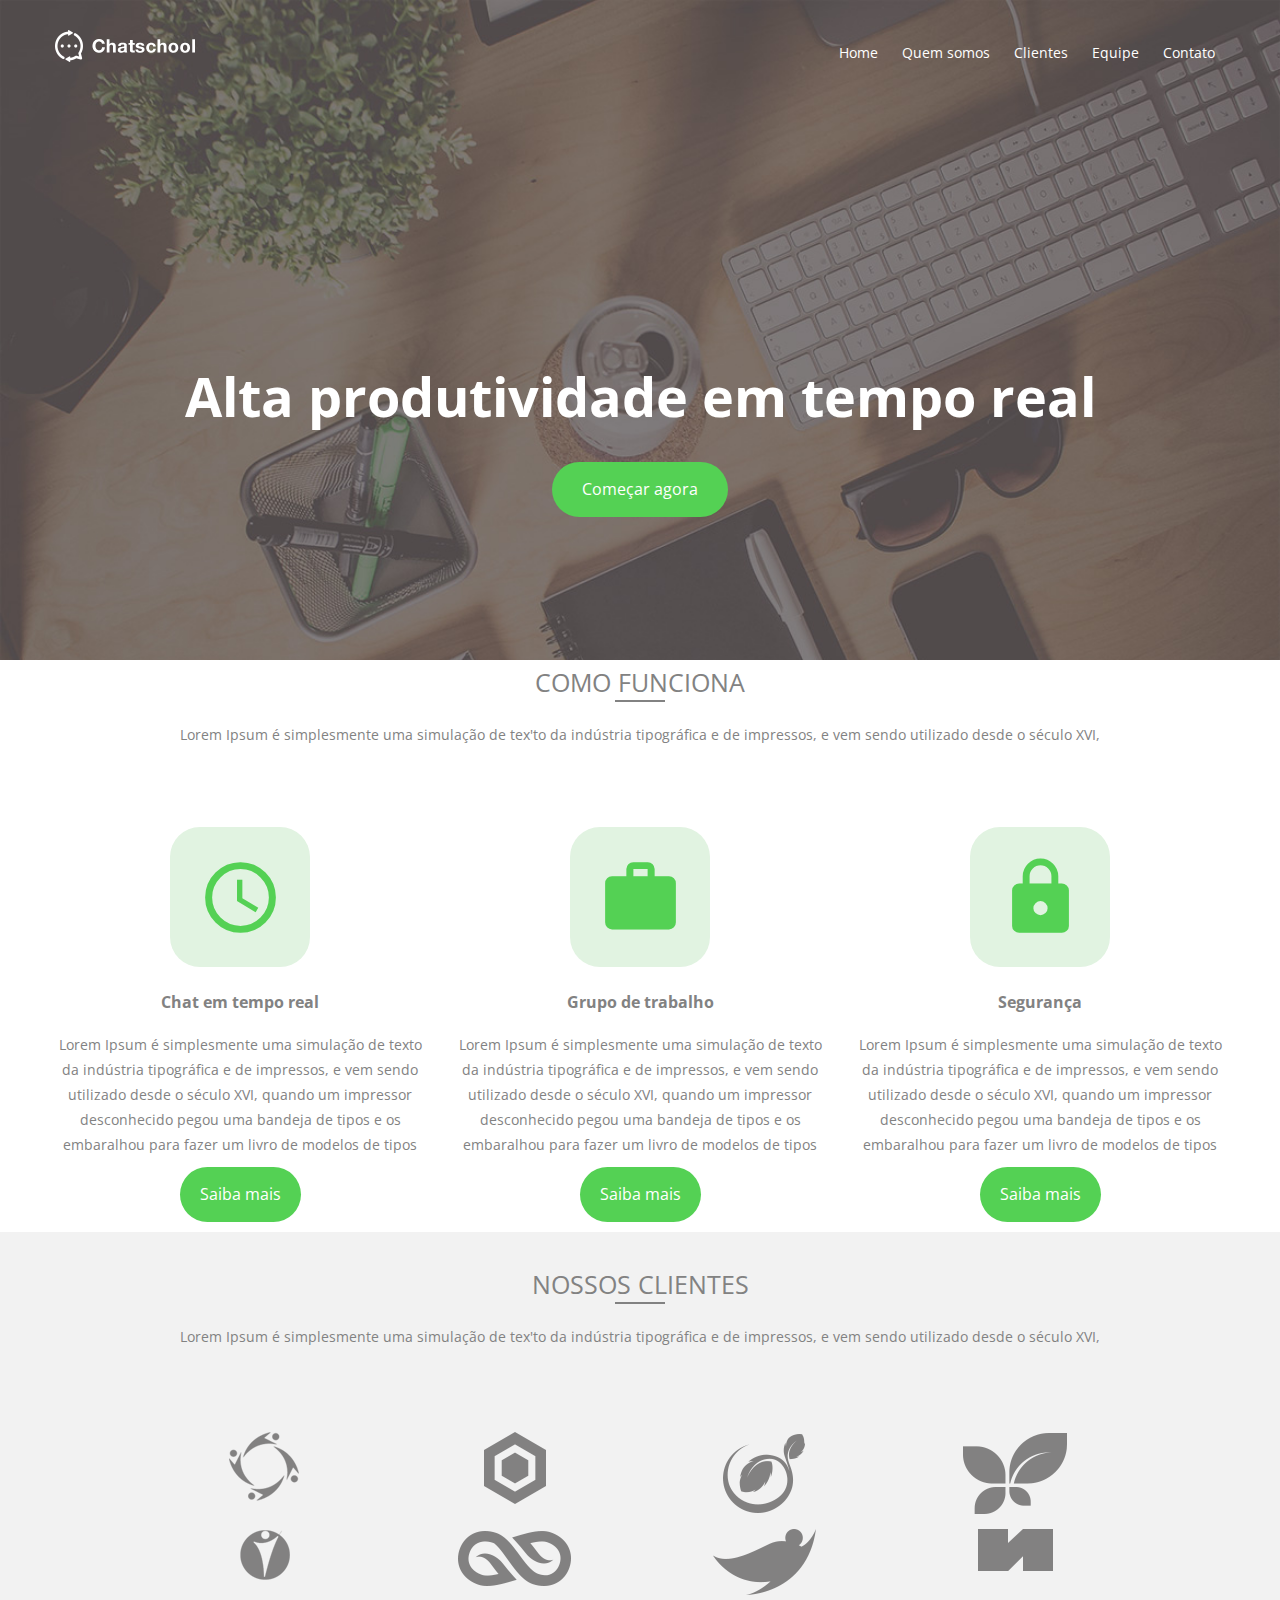
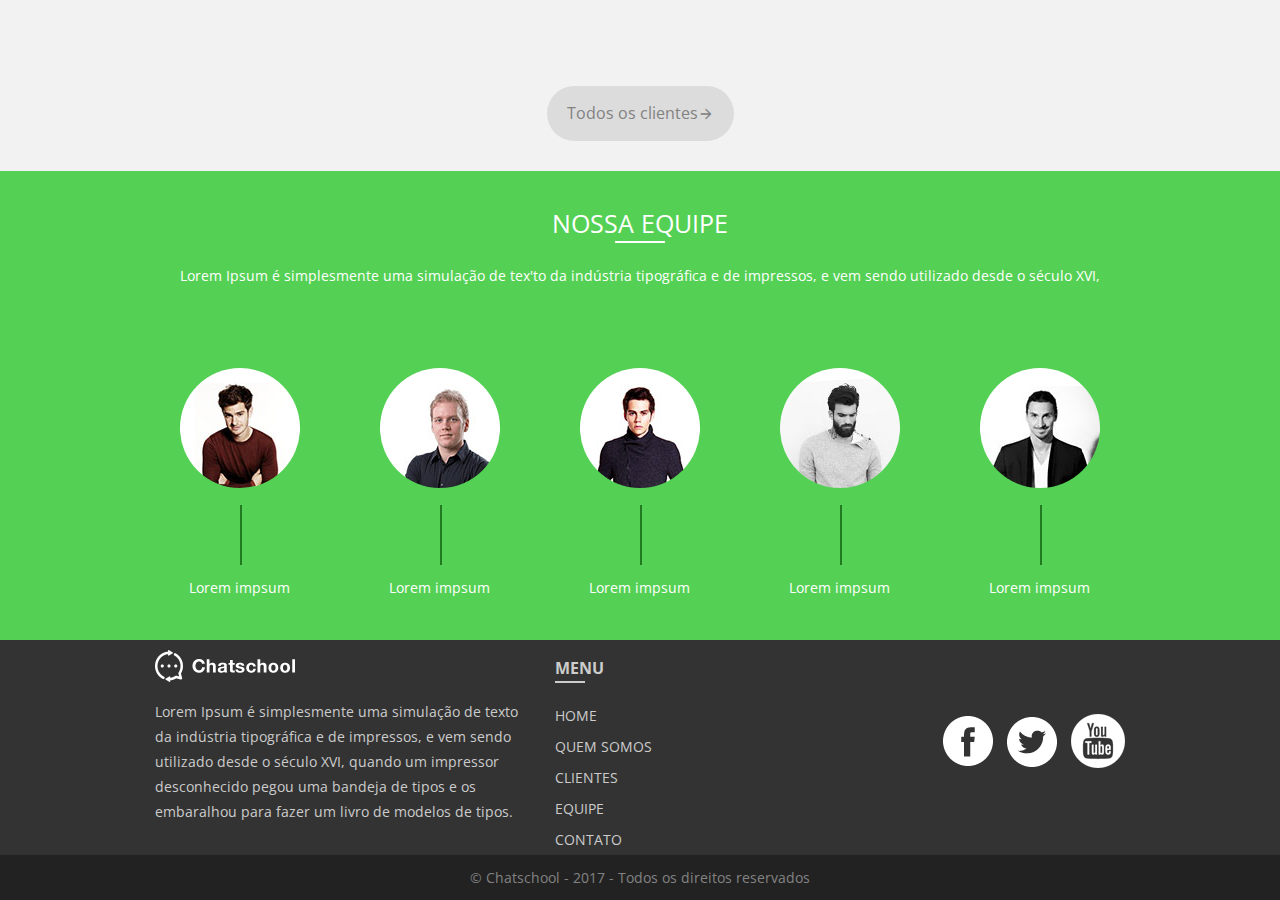
<file: index.html>
<!doctype html>
<html lang="en">
<link>
    <meta charset="UTF-8">
<meta http-equiv="X-UA-Compatible" content="IE=edge">
<meta name="viewport" content="width=device-width, initial-scale-1">
    <meta http-equiv="X-UA-Compatible" content="ie=edge">
    <title>Chat school</title>
    <link href="https://fonts.googleapis.com/css?family=Open+Sans" rel="stylesheet">
<link href="https://fonts.googleapis.com/icon?family=Material+Icons" rel="stylesheet">
    <link href="css/pages/home.min.css" rel="stylesheet">
</head>
<body>
<header id="header" class="page-home">
    <div class="container">
        <div class="row">
            <div class="col col-desktop-3 col-6">
                <a href="index.html">
                    <img src="images/logo.png" alt="Logo da Chatschool">
                </a>
            </div>
            <div class="col col-desktop-9 col-6">
                <nav>
                    <ul>
                        <li><a href="/">Home</a></li>
                        <li><a href="quem-somos.html">Quem somos</a></li>
                        <li><a href="clientes.html">Clientes</a></li>
                        <li><a href="equipe.html">Equipe</a></li>
                        <li><a href="contato.html">Contato</a></li>
                    </ul>
                </nav>
            </div>
        </div>
        <div class="row">
            <div class="col col-desktop-12 title">
                <h1>Alta produtividade em tempo real</h1>
                <a href="produto.html" class="btn">Começar agora</a>
            </div>
        </div>
    </div>
</header>
<main>
    <section id="how-it-work" class="section-center">
        <h2>Como funciona</h2>
        <p class="subtitle">Lorem Ipsum é simplesmente uma simulação de tex'to da indústria tipográfica e de impressos, e vem sendo utilizado desde o século XVI, </p>
   <div class="container">
       <div class="row">
           <div class="col col-desktop-4">
               <div class="icon-container">
                   <i class="material-icons">schedule</i>               </div>
               <h3>Chat em tempo real</h3>
               <p>Lorem Ipsum é simplesmente uma simulação de texto da indústria tipográfica e de impressos, e vem sendo utilizado desde o século XVI, quando um impressor desconhecido pegou uma bandeja de tipos e os embaralhou para fazer um livro de modelos de tipos</p>
           </p>
          <p><a href="" class="btn">Saiba mais</a></p>
           </div>
           <div class="col col-desktop-4">
               <div class="icon-container">
<i class="material-icons">work</i>
               </div>
               <h3>Grupo de trabalho</h3>
               <p>Lorem Ipsum é simplesmente uma simulação de texto da indústria tipográfica e de impressos, e vem sendo utilizado desde o século XVI, quando um impressor desconhecido pegou uma bandeja de tipos e os embaralhou para fazer um livro de modelos de tipos</p>
          <p><a href="" class="btn">Saiba mais</a></p>
           </div>
           <div class="col col-desktop-4">
               <div class="icon-container">
                   <i class="material-icons">https</i>               </div>
               <h3>Segurança</h3>
               <p>Lorem Ipsum é simplesmente uma simulação de texto da indústria tipográfica e de impressos, e vem sendo utilizado desde o século XVI, quando um impressor desconhecido pegou uma bandeja de tipos e os embaralhou para fazer um livro de modelos de tipos</p>
          <p><a href="" class="btn">Saiba mais</a></p>
           </div>
       </div>
   </div>
    </section>
    <section id="customers" class="section section-center">
        <h2>Nossos clientes</h2>
    <p class="subtitle">Lorem Ipsum é simplesmente uma simulação de tex'to da indústria tipográfica e de impressos, e vem sendo utilizado desde o século XVI, </p>
    <div class="container">
        <div class="row">
            <div class="col col-desktop-3"><img src="images/clientes/icon1.png" alt=""></div>
            <div class="col col-desktop-3"><img src="images/clientes/icon2.png" alt=""></div>
            <div class="col col-desktop-3"><img src="images/clientes/icon3.png" alt=""></div>
            <div class="col col-desktop-3"><img src="images/clientes/icon4.png" alt=""></div>
        </div>
        <div class="row">
            <div class="col col-desktop-3"><img src="images/clientes/icon5.png" alt=""></div>
            <div class="col col-desktop-3"><img src="images/clientes/icon6.png" alt=""></div>
            <div class="col col-desktop-3"><img src="images/clientes/icon7.png" alt=""></div>
            <div class="col col-desktop-3"><img src="images/clientes/icon8.png" alt=""></div>
        </div>
        <div class="row">
            <div class="col col-desktop-12">
                <a href="" Class="btn">Todos os clientes<i class="material-icons">arrow_forward</i></a>
            </div>
        </div>
    </div>
    </section>
    <section id="team" class="section section-center">
        <h2>Nossa equipe</h2>
        <p class="subtitle">Lorem Ipsum é simplesmente uma simulação de tex'to da indústria tipográfica e de impressos, e vem sendo utilizado desde o século XVI, </p>
    <div class="container">
        <div class="row">
            <div class="col col-offset-desktop-1 col-desktop-2">
                <div class="img-box-round"><img src="images/team/team1.jpg" alt=""></div>
                <p class="img-box-label">Lorem impsum</p>
            </div>
            <div class="col col-desktop-2">
                <div class="img-box-round"><img src="images/team/team2.jpg" alt=""></div>
                <p class="img-box-label">Lorem impsum</p>
            </div>
            <div class="col col-desktop-2">
                <div class="img-box-round"><img src="images/team/team3.jpg" alt=""></div>
                <p class="img-box-label">Lorem impsum</p>
            </div>
            <div class="col col-desktop-2">
                <div class="img-box-round"><img src="images/team/team4.jpg" alt=""></div>
                <p class="img-box-label">Lorem impsum</p>
            </div>
            <div class="col col-desktop-2">
                <div class="img-box-round"><img src="images/team/team5.jpg" alt=""></div>
                <p class="img-box-label">Lorem impsum</p>
            </div>
        </div>
    </div>
    </section>
</main>
<footer id="footer">
    <div class="container">
        <div class="row">
            <div class="col col-offset-desktop-1 col-desktop-4">
    <p><a href=""><img src="images/logo.png" alt="Logo da chat school"></a></p>
                <p>Lorem Ipsum é simplesmente uma simulação de texto da indústria tipográfica e de impressos, e vem sendo utilizado desde o século XVI, quando um impressor desconhecido pegou uma bandeja de tipos e os embaralhou para fazer um livro de modelos de tipos.</p>
            </div>
            <div class="col col-desktop-3 col-2">
                <h3>Menu</h3>
                <nav>
                    <ul>
                        <li><a href="" class="active">Home</a></li>
                        <li><a href="quem-somos.html" >Quem somos</a></li>
                        <li><a href="clientes.html">Clientes</a></li>
                        <li><a href="equipe.html">Equipe</a></li>
                        <li><a href="contato">Contato</a></li>
                    </ul>
                        </nav>
            </div>
            <div class="col col-desktop-3 social col-4">
                <a href=""><img src="images/social-facebook.png" alt=""></a>
                <a href=""><img src="images/social-twitter.png" alt=""></a>
                <a href=""><img src="images/social-youtube.png" alt=""></a>
            </div>
        </div>
    </div>
</footer>
<div id="copyright">
    &copy; Chatschool - 2017 - Todos os direitos reservados
</div>
</body>
</html>
</file>
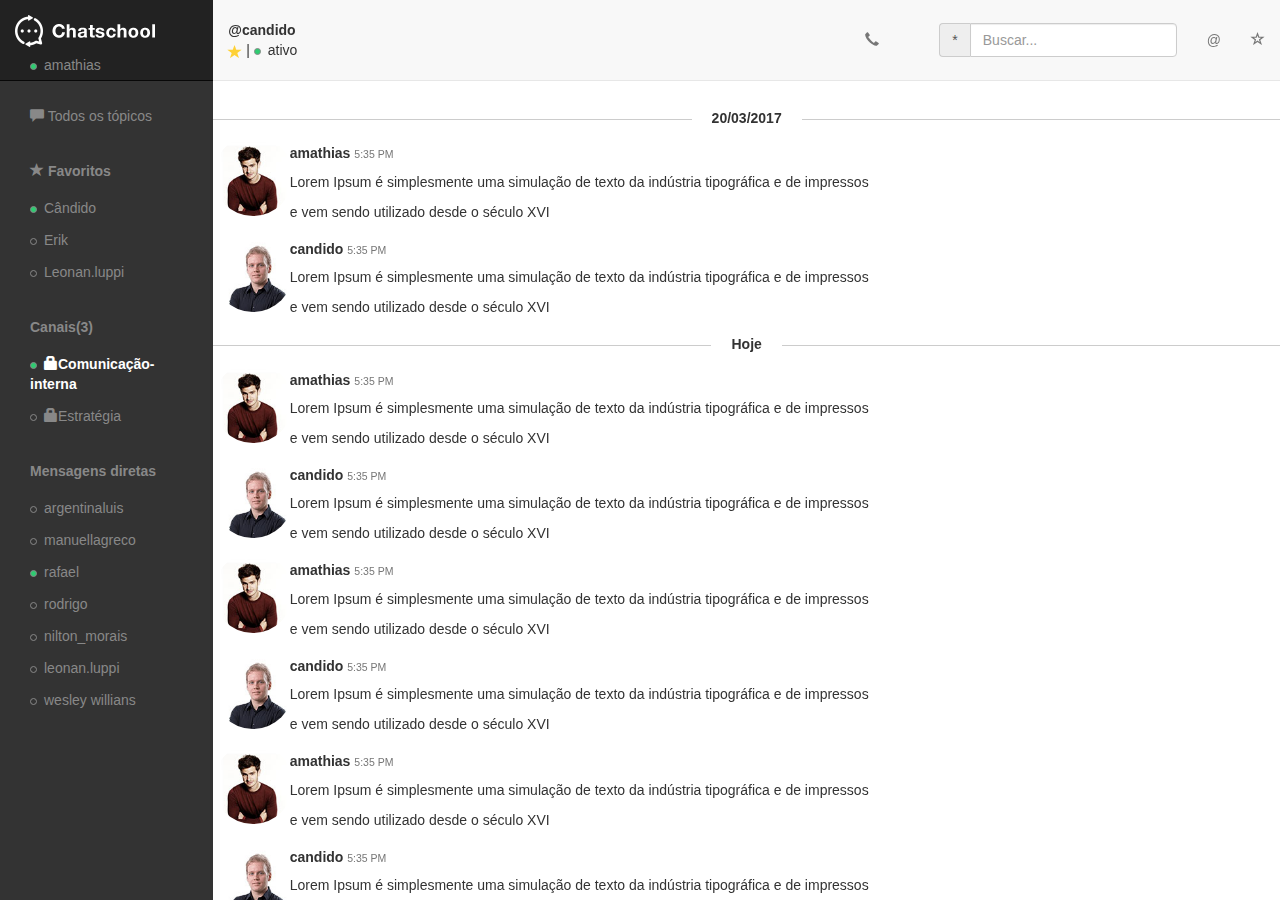
<file: projeto/index.html>
<!DOCTYPE html>
<html lang="pt-br">
<head>

    <meta charset="utf-8">
    <meta http-equiv="X-UA-Compatible" content="IE=edge">
    <meta name="viewport" content="width=device-width, initial-scale=1">
    <!-- The above 3 meta tags *must* come first in the head; any other head content must come *after* these tags -->
    <title>Chatschool</title>

    <!-- Bootstrap -->
    <link href="css/bootstrap.min.css" rel="stylesheet">
    <link href="css/styles.css" rel="stylesheet">

    <!-- HTML5 shim and Respond.js for IE8 support of HTML5 elements and media queries -->
    <!-- WARNING: Respond.js doesn't work if you view the page via file:// -->
    <!--[if lt IE 9]>
    <script src="https://oss.maxcdn.com/html5shiv/3.7.3/html5shiv.min.js"></script>
    <script src="https://oss.maxcdn.com/respond/1.4.2/respond.min.js"></script>
    <![endif]-->
</head>
<body>
<div class="container-fluid box-100-height">
    <div class="row box-100-height">
        <section id="sidenav" class="col-md-2 box-100-height">
            <div class="navbar navbar-inverse navbar-static-top">
                <div class="container-fluid">
                    <div class="navbar-header">
                        <a href=" " class="navbar-brand">
                            <img src="../images/logo.png" alt="">
                        </a>
                    </div>
                    <ul id="me" class="nav navbar-nav">
                        <li class="online"><a href="">amathias</a></li>
                    </ul>
                </div>
            </div>
            <ul class="nav nav-pills nav-stacked">
                <li class="no-status">
                    <a href=""><span class="glyphicon glyphicon-comment"></span> Todos os tópicos</a>
                </li>
            </ul>
            <ul class="nav nav-pills nav-stacked">
                <li class="nav-header">
                   <span class="glyphicon glyphicon-star"></span> Favoritos      
                </li>
                <li class="online">
                    <a href="">Cândido</a>
                    <a href="" class="action">x</a>
                </li>
                <li>
                    <a href="">Erik</a>
                    <a href="" class="action">x</a>
                </li>
                <li>
                    <a href="">Leonan.luppi</a>
                    <a href="" class="action">x</a>

                </li>
            </ul>
            <ul class="nav nav-pills nav-stacked">
                <li class="nav-header">
                    Canais(3)
                </li>
                <li class="online active">
                    <a href="" ><span class="glyphicon glyphicon-lock"></span>Comunicação-interna</a>
                    <a href="" class="action">x</a>

                </li>
                <li>
                    <a href=""><span class="glyphicon glyphicon-lock"></span>Estratégia</a>
                    <a href="" class="action">x</a>

                </li>
            </ul>
            <ul class="nav nav-pills nav-stacked">
                <li class="nav-header">
                    Mensagens diretas
                </li>
                <li>
                    <a href="">argentinaluis</a>
                    <a href="" class="action">x</a>

                </li>
                <li>
                    <a href="">manuellagreco</a>
                    <a href="" class="action">x</a>

                </li>
                <li class="online">
                    <a href="">rafael</a>
                    <a href="" class="action">x</a>

                </li>
                <li>
                    <a href="">rodrigo</a>
                    <a href="" class="action">x</a>

                </li>
                <li>
                    <a href="">nilton_morais</a>
                    <a href="" class="action">x</a>

                </li>
                <li>
                    <a href="">leonan.luppi</a>
                    <a href="" class="action">x</a>

                </li>
                <li>
                    <a href="">wesley willians</a>
                    <a href="" class="action">x</a>

                </li>
            </ul>
        </section>
        <section id="content" class="col-md-10 box-100-height">
            <div class="navbar navbar-default navbar-static-top">
                <div class="container-fluid">
                    <ul id="chat-title" class="nav navbar-nav"><span>
                        <li>
                            <span>
                                <a href="" class="title">@candido</a>
                                <a href="" class="favorite"><span class="glyphicon glyphicon-star"></span></a> |
                                <a href="" class="status">ativo</a>
                            </span>
                        </li>
                        </span>
                    </ul>
                    <ul class="nav navbar-nav navbar-right">
                        <li><a href=""><span class="glyphicon glyphicon-earphone"></span></a></li>
                        <li><a href=""><span class="glyphicon cog"></span></a></li>
                        <li>
                            <form action="" class="navbar-form navbar-left">
                                <div class="input-group">
                                    <span class="input-group-addon">*</span>
                                    <input type="text" class="form-control" placeholder="Buscar...">
                                </div>
                            </form>
                        </li>
                        <li><a href="">@</a></li>
                        <li><a href=""><span class="glyphicon glyphicon-star-empty"></span></a></li>
                    </ul>
                </div>
            </div>

            <div class="row">
                <div class="col-md-12 datetime-separator">
                    <h5>20/03/2017</h5>
                </div>
            </div>
                <div class="row">
                    <div class="col-md-1">
                        <div class="img-box-round">
                            <img src="../images/team/team1.jpg" alt="">
                        </div>
                    </div>
                    <div class="col-md-11">
                        <div class="row">
                            <h5>amathias <small>5:35 PM</small></h5>
                        </div>
                        <div class="row">
                            <p>Lorem Ipsum é simplesmente uma simulação de texto da indústria tipográfica e de impressos</p>
                            <p>e vem sendo utilizado desde o século XVI</p>
                        </div>
                    </div>
            </div>
            <div class="row">
                <div class="col-md-1">
                    <div class="img-box-round">
                        <img src="../images/team/team2.jpg" alt="">
                    </div>
                </div>
                <div class="col-md-11">
                    <div class="row">
                        <h5>candido <small>5:35 PM</small></h5>
                    </div>
                    <div class="row">
                        <p>Lorem Ipsum é simplesmente uma simulação de texto da indústria tipográfica e de impressos</p>
                        <p>e vem sendo utilizado desde o século XVI</p>
                    </div>
                </div>
            </div>

            <div class="row">
                <div class="col-md-12 datetime-separator">
                    <h5>Hoje</h5>
                </div>
            </div>
            <div class="row">
                <div class="col-md-1">
                    <div class="img-box-round">
                        <img src="../images/team/team1.jpg" alt="">
                    </div>
                </div>
                <div class="col-md-11">
                    <div class="row">
                        <h5>amathias <small>5:35 PM</small></h5>
                    </div>
                    <div class="row">
                        <p>Lorem Ipsum é simplesmente uma simulação de texto da indústria tipográfica e de impressos</p>
                        <p>e vem sendo utilizado desde o século XVI</p>
                    </div>
                </div>
            </div>
            <div class="row">
                <div class="col-md-1">
                    <div class="img-box-round">
                        <img src="../images/team/team2.jpg" alt="">
                    </div>
                </div>
                <div class="col-md-11">
                    <div class="row">
                        <h5>candido <small>5:35 PM</small></h5>
                    </div>
                    <div class="row">
                        <p>Lorem Ipsum é simplesmente uma simulação de texto da indústria tipográfica e de impressos</p>
                        <p>e vem sendo utilizado desde o século XVI</p>
                    </div>
                </div>
            </div>
            <div class="row">
                <div class="col-md-1">
                    <div class="img-box-round">
                        <img src="../images/team/team1.jpg" alt="">
                    </div>
                </div>
                <div class="col-md-11">
                    <div class="row">
                        <h5>amathias <small>5:35 PM</small></h5>
                    </div>
                    <div class="row">
                        <p>Lorem Ipsum é simplesmente uma simulação de texto da indústria tipográfica e de impressos</p>
                        <p>e vem sendo utilizado desde o século XVI</p>
                    </div>
                </div>
            </div>
            <div class="row">
                <div class="col-md-1">
                    <div class="img-box-round">
                        <img src="../images/team/team2.jpg" alt="">
                    </div>
                </div>
                <div class="col-md-11">
                    <div class="row">
                        <h5>candido <small>5:35 PM</small></h5>
                    </div>
                    <div class="row">
                        <p>Lorem Ipsum é simplesmente uma simulação de texto da indústria tipográfica e de impressos</p>
                        <p>e vem sendo utilizado desde o século XVI</p>
                    </div>
                </div>
            </div>
            <div class="row">
                <div class="col-md-1">
                    <div class="img-box-round">
                        <img src="../images/team/team1.jpg" alt="">
                    </div>
                </div>
                <div class="col-md-11">
                    <div class="row">
                        <h5>amathias <small>5:35 PM</small></h5>
                    </div>
                    <div class="row">
                        <p>Lorem Ipsum é simplesmente uma simulação de texto da indústria tipográfica e de impressos</p>
                        <p>e vem sendo utilizado desde o século XVI</p>
                    </div>
                </div>
            </div>
            <div class="row">
                <div class="col-md-1">
                    <div class="img-box-round">
                        <img src="../images/team/team2.jpg" alt="">
                    </div>
                </div>
                <div class="col-md-11">
                    <div class="row">
                        <h5>candido <small>5:35 PM</small></h5>
                    </div>
                    <div class="row">
                        <p>Lorem Ipsum é simplesmente uma simulação de texto da indústria tipográfica e de impressos</p>
                        <p>e vem sendo utilizado desde o século XVI</p>
                    </div>
                </div>
            </div>
            <div class="row">
                <div class="col-md-1">
                    <div class="img-box-round">
                        <img src="../images/team/team1.jpg" alt="">
                    </div>
                </div>
                <div class="col-md-11">
                    <div class="row">
                        <h5>amathias <small>5:35 PM</small></h5>
                    </div>
                    <div class="row">
                        <p>Lorem Ipsum é simplesmente uma simulação de texto da indústria tipográfica e de impressos</p>
                        <p>e vem sendo utilizado desde o século XVI</p>
                    </div>
                </div>
            </div>
            <div class="row">
                <div class="col-md-1">
                    <div class="img-box-round">
                        <img src="../images/team/team2.jpg" alt="">
                    </div>
                </div>
                <div class="col-md-11">
                    <div class="row">
                        <h5>candido <small>5:35 PM</small></h5>
                    </div>
                    <div class="row">
                        <p>Lorem Ipsum é simplesmente uma simulação de texto da indústria tipográfica e de impressos</p>
                        <p>e vem sendo utilizado desde o século XVI</p>
                    </div>
                </div>
            </div>
            <div class="row">
                <div class="col-md-1">
                    <div class="img-box-round">
                        <img src="../images/team/team1.jpg" alt="">
                    </div>
                </div>
                <div class="col-md-11">
                    <div class="row">
                        <h5>amathias <small>5:35 PM</small></h5>
                    </div>
                    <div class="row">
                        <p>Lorem Ipsum é simplesmente uma simulação de texto da indústria tipográfica e de impressos</p>
                        <p>e vem sendo utilizado desde o século XVI</p>
                    </div>
                </div>
            </div>
            <div class="row">
                <div class="col-md-1">
                    <div class="img-box-round">
                        <img src="../images/team/team2.jpg" alt="">
                    </div>
                </div>
                <div class="col-md-11">
                    <div class="row">
                        <h5>candido <small>5:35 PM</small></h5>
                    </div>
                    <div class="row">
                        <p>Lorem Ipsum é simplesmente uma simulação de texto da indústria tipográfica e de impressos</p>
                        <p>e vem sendo utilizado desde o século XVI</p>
                    </div>
                </div>
            </div>
            <div class="row">
                <div class="col-md-1">
                    <div class="img-box-round">
                        <img src="../images/team/team1.jpg" alt="">
                    </div>
                </div>
                <div class="col-md-11">
                    <div class="row">
                        <h5>amathias <small>5:35 PM</small></h5>
                    </div>
                    <div class="row">
                        <p>Lorem Ipsum é simplesmente uma simulação de texto da indústria tipográfica e de impressos</p>
                        <p>e vem sendo utilizado desde o século XVI</p>
                    </div>
                </div>
            </div>
            <div class="row">
                <div class="col-md-1">
                    <div class="img-box-round">
                        <img src="../images/team/team2.jpg" alt="">
                    </div>
                </div>
                <div class="col-md-11">
                    <div class="row">
                        <h5>candido <small>5:35 PM</small></h5>
                    </div>
                    <div class="row">
                        <p>Lorem Ipsum é simplesmente uma simulação de texto da indústria tipográfica e de impressos</p>
                        <p>e vem sendo utilizado desde o século XVI</p>
                    </div>
                </div>
            </div>
        </section>
    </div>
</div>
<!-- jQuery (necessary for Bootstrap's JavaScript plugins) -->
<script src="https://ajax.googleapis.com/ajax/libs/jquery/1.12.4/jquery.min.js"></script>
<!-- Include all compiled plugins (below), or include individual files as needed -->
<script src="js/bootstrap.min.js"></script>
</body>
</html>
</file>
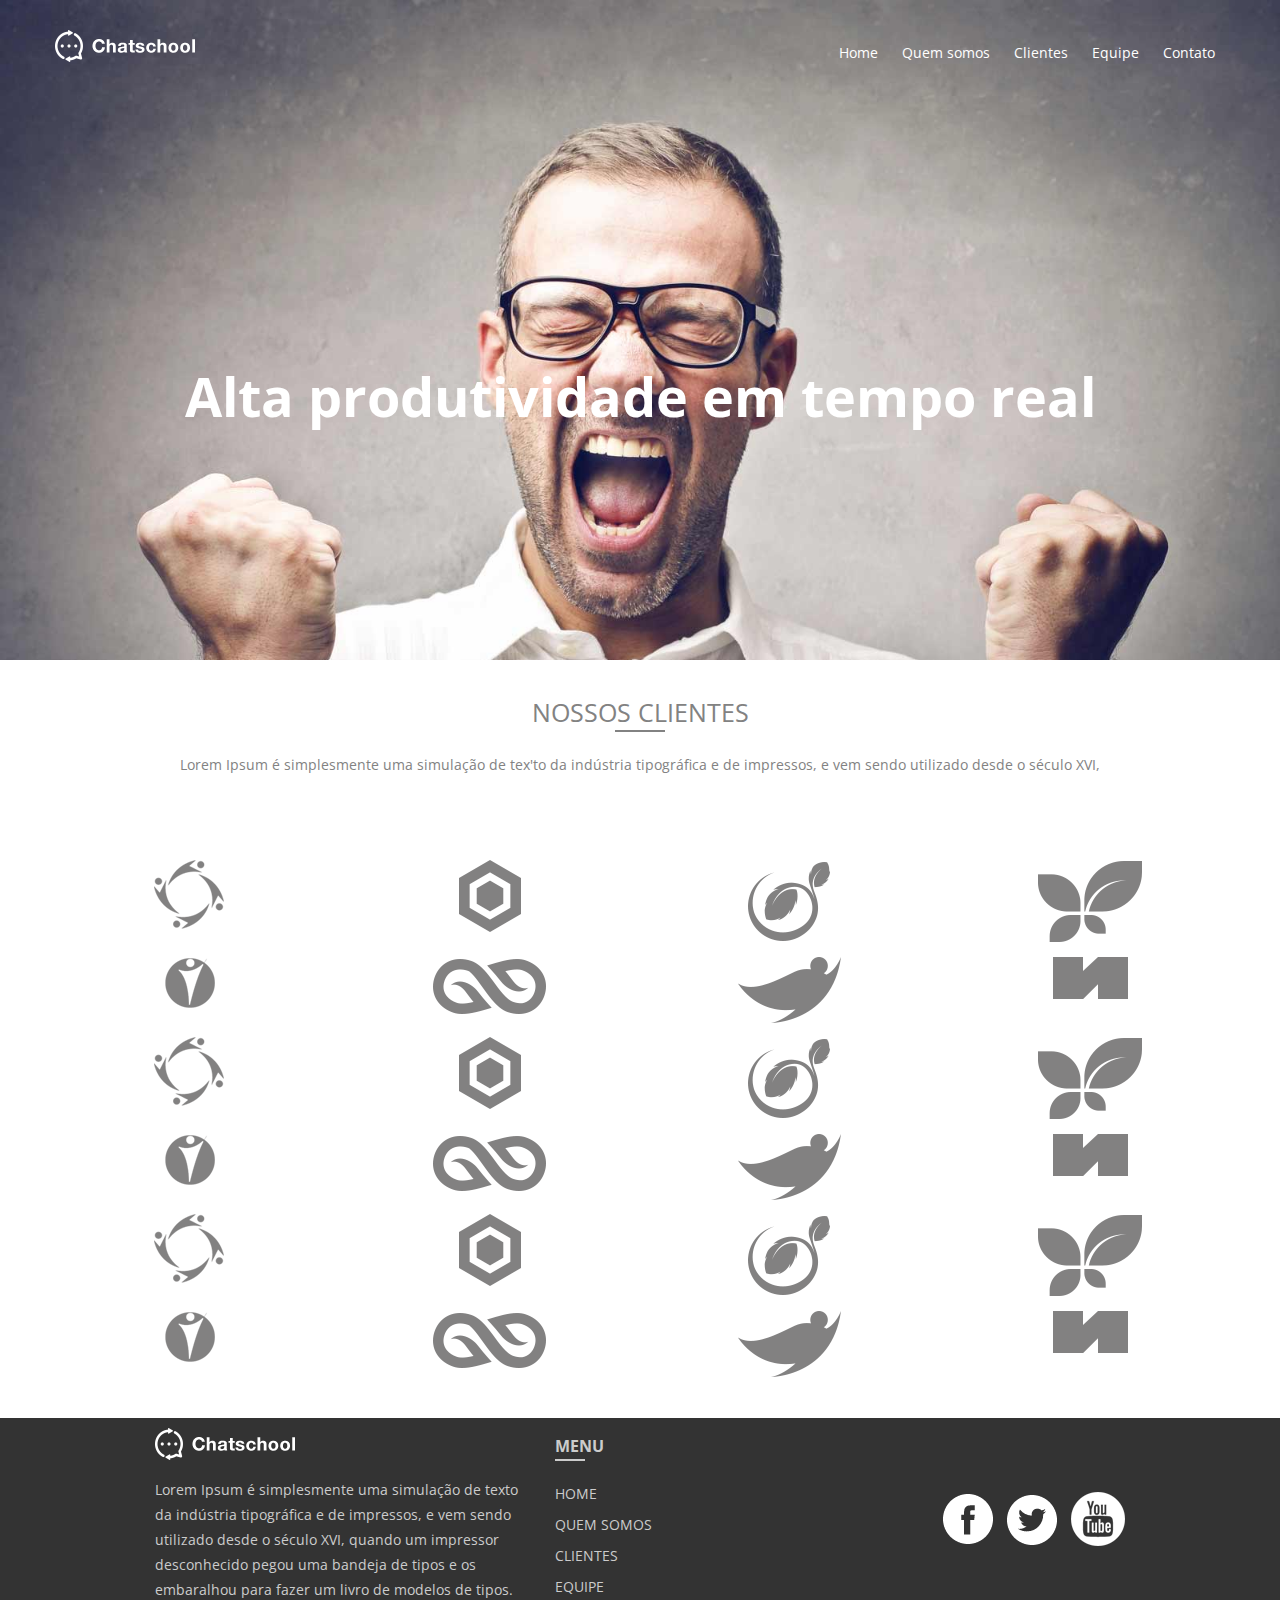
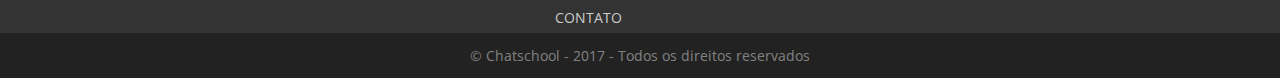
<file: clientes.html>
<!doctype html>
<html lang="en">
<link>
<meta charset="UTF-8">
<meta http-equiv="X-UA-Compatible" content="IE=edge">
<meta name="viewport" content="width=device-width, initial-scale-1">
<title>Clientes - Chat school</title>
<link href="https://fonts.googleapis.com/css?family=Open+Sans" rel="stylesheet">
<link href="https://fonts.googleapis.com/icon?family=Material+Icons" rel="stylesheet">
<link href="css/pages/clientes.min.css" rel="stylesheet">
</head>
<body>
<header id="header" class="page-clientes">
    <div class="container">
        <div class="row">
            <div class="col col-desktop-3 col-6">
                <a href="index.html">
                    <img src="images/logo.png" alt="Logo da Chatschool">
                </a>
            </div>
            <div class="col col-desktop-9 col-6">
                <nav>
                    <ul>
                        <li><a href="index.html">Home</a></li>
                        <li><a href="quem-somos.html">Quem somos</a></li>
                        <li><a href="clientes.html">Clientes</a></li>
                        <li><a href="equipe.html">Equipe</a></li>
                        <li><a href="contato.html">Contato</a></li>
                    </ul>
                </nav>
            </div>
        </div>
        <div class="row">
            <div class="col col-desktop-12 title">
                <h1>Alta produtividade em tempo real</h1>
            </div>
        </div>
    </div>
</header>
<main>
    <section id="customers" class="section section-center">
        <h2>Nossos clientes</h2>
        <p class="subtitle">Lorem Ipsum é simplesmente uma simulação de tex'to da indústria tipográfica e de impressos, e vem sendo utilizado desde o século XVI, </p>
        <div class="container">
            <div class="row">
                <div class="col col-desktop-3 col-3"><img src="images/clientes/icon1.png" alt=""></div>
                <div class="col col-desktop-3 col-3"><img src="images/clientes/icon2.png" alt=""></div>
                <div class="col col-desktop-3 col-3"><img src="images/clientes/icon3.png" alt=""></div>
                <div class="col col-desktop-3 col-3"><img src="images/clientes/icon4.png" alt=""></div>
            </div>
            <div class="row">
            <div class="col col-desktop-3 col-3"><img src="images/clientes/icon5.png" alt=""></div>
            <div class="col col-desktop-3 col-3"><img src="images/clientes/icon6.png" alt=""></div>
            <div class="col col-desktop-3 col-3"><img src="images/clientes/icon7.png" alt=""></div>
            <div class="col col-desktop-3 col-3"><img src="images/clientes/icon8.png" alt=""></div>
        </div>
            <div class="row">
                <div class="col col-desktop-3 col-3"><img src="images/clientes/icon1.png" alt=""></div>
                <div class="col col-desktop-3 col-3"><img src="images/clientes/icon2.png" alt=""></div>
                <div class="col col-desktop-3 col-3"><img src="images/clientes/icon3.png" alt=""></div>
                <div class="col col-desktop-3 col-3"><img src="images/clientes/icon4.png" alt=""></div>
            </div>
            <div class="row">
                <div class="col col-desktop-3 col-3"><img src="images/clientes/icon5.png" alt=""></div>
                <div class="col col-desktop-3 col-3"><img src="images/clientes/icon6.png" alt=""></div>
                <div class="col col-desktop-3 col-3"><img src="images/clientes/icon7.png" alt=""></div>
                <div class="col col-desktop-3 col-3"><img src="images/clientes/icon8.png" alt=""></div>
            </div>
            <div class="row">
                <div class="col col-desktop-3 col-3"><img src="images/clientes/icon1.png" alt=""></div>
                <div class="col col-desktop-3 col-3"><img src="images/clientes/icon2.png" alt=""></div>
                <div class="col col-desktop-3 col-3"><img src="images/clientes/icon3.png" alt=""></div>
                <div class="col col-desktop-3 col-3"><img src="images/clientes/icon4.png" alt=""></div>
            </div>
            <div class="row">
                <div class="col col-desktop-3 col-3"><img src="images/clientes/icon5.png" alt=""></div>
                <div class="col col-desktop-3 col-3"><img src="images/clientes/icon6.png" alt=""></div>
                <div class="col col-desktop-3 col-3"><img src="images/clientes/icon7.png" alt=""></div>
                <div class="col col-desktop-3 col-3"><img src="images/clientes/icon8.png" alt=""></div>
            </div>

        </div>
    </section>
</main>
<footer id="footer">
    <div class="container">
        <div class="row">
            <div class="col col-offset-desktop-1 col-desktop-4">
                <p><a href=""><img src="images/logo.png" alt="Logo da chat school"></a></p>
                <p>Lorem Ipsum é simplesmente uma simulação de texto da indústria tipográfica e de impressos, e vem sendo utilizado desde o século XVI, quando um impressor desconhecido pegou uma bandeja de tipos e os embaralhou para fazer um livro de modelos de tipos.</p>
            </div>
            <div class="col col-desktop-3 col-2">
                <h3>Menu</h3>
                <nav>
                    <ul>
                        <li><a href="index.html">Home</a></li>
                        <li><a href="quem-somos.html">Quem somos</a></li>
                        <li><a href="clientes.html">Clientes</a></li>
                        <li><a href="equipe.html">Equipe</a></li>
                        <li><a href="contato">Contato</a></li>
                    </ul>
                </nav>
            </div>
            <div class="col col-desktop-3 social col-4">
                <a href=""><img src="images/social-facebook.png" alt=""></a>
                <a href=""><img src="images/social-twitter.png" alt=""></a>
                <a href=""><img src="images/social-youtube.png" alt=""></a>
            </div>
        </div>
    </div>
</footer>
<div id="copyright">
    &copy; Chatschool - 2017 - Todos os direitos reservados
</div>
</body>
</html>
</file>
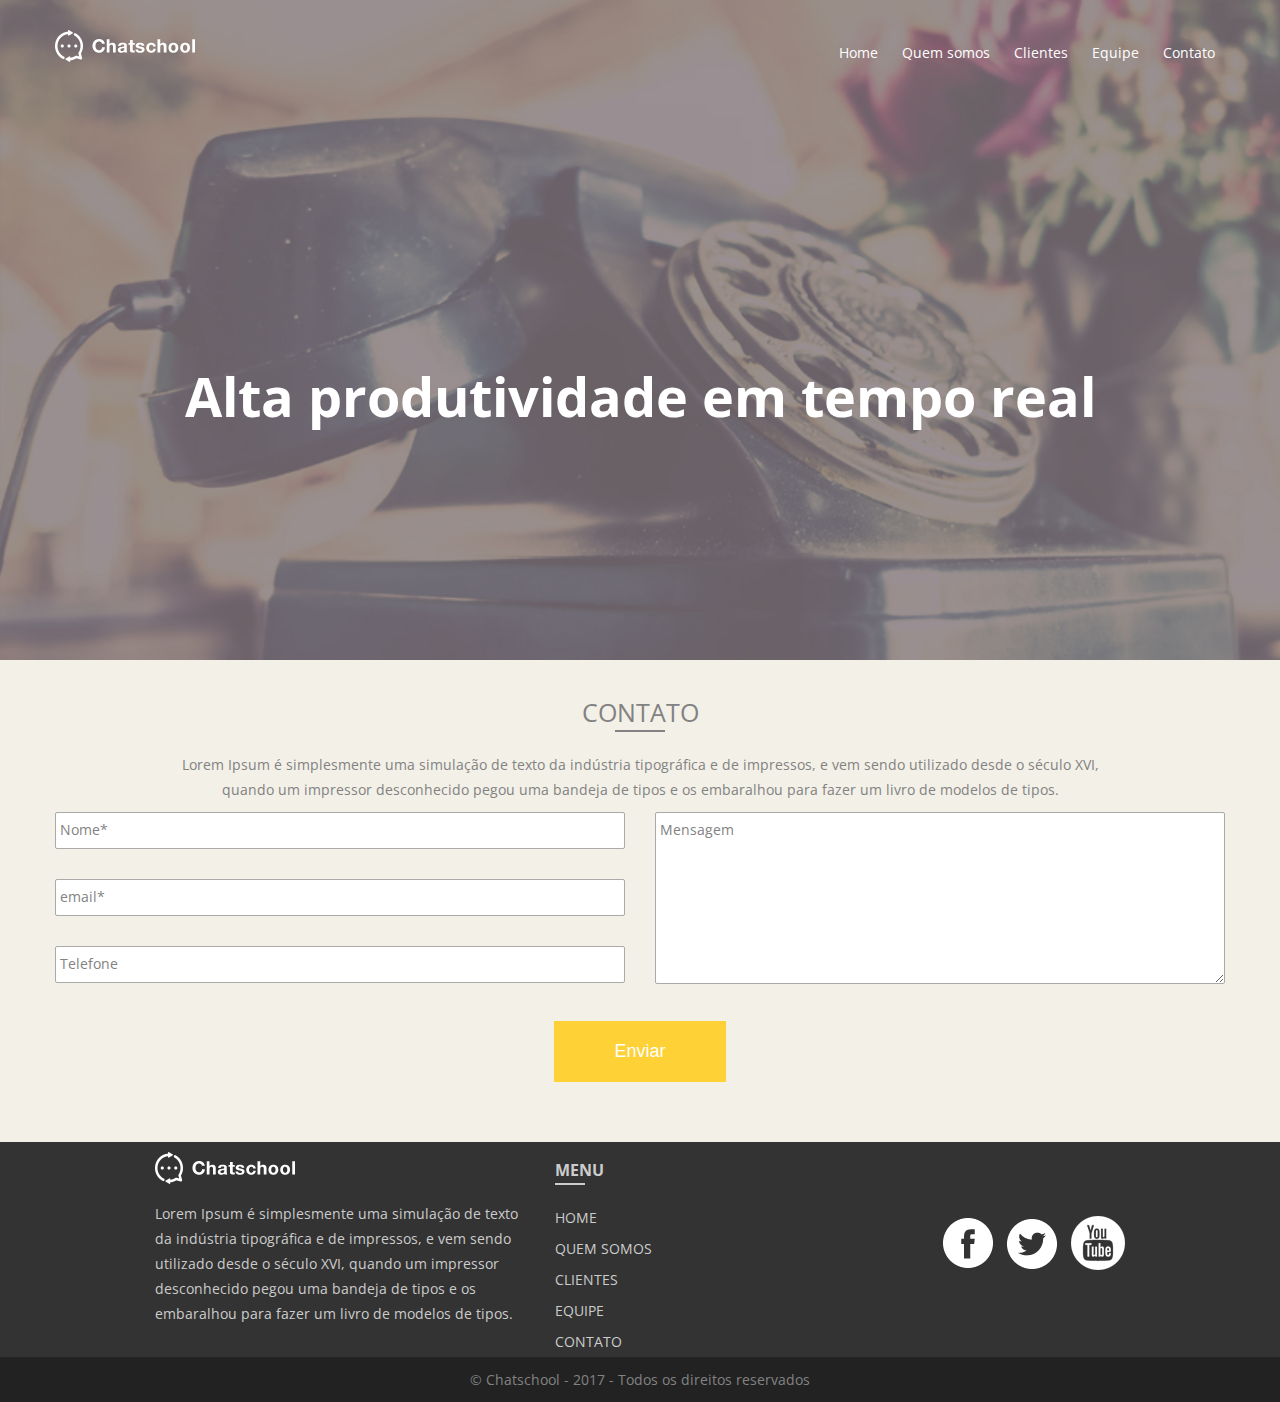
<file: contato.html>
<!doctype html>
<html lang="en">
<link>
<meta charset="UTF-8">
<meta http-equiv="X-UA-Compatible" content="IE=edge">
<meta name="viewport" content="width=device-width, initial-scale-1">
<title>Contato - Chat school</title>
<link href="https://fonts.googleapis.com/css?family=Open+Sans" rel="stylesheet">
<link href="https://fonts.googleapis.com/icon?family=Material+Icons" rel="stylesheet">
<link href="css/pages/contato.min.css" rel="stylesheet">
</head>
<body>
<header id="header" class="page-contato">
    <div class="container">
        <div class="row">
            <div class="col col-desktop-3 col-6">
                <a href="index.html">
                    <img src="images/logo.png" alt="Logo da Chatschool">
                </a>
            </div>
            <div class="col col-desktop-9 col-6">
                <nav>
                    <ul>
                        <li><a href="index.html">Home</a></li>
                        <li><a href="quem-somos.html">Quem somos</a></li>
                        <li><a href="clientes.html">Clientes</a></li>
                        <li><a href="equipe.html">Equipe</a></li>
                        <li><a href="contato.html">Contato</a></li>
                    </ul>
                </nav>
            </div>
        </div>
        <div class="row">
            <div class="col col-desktop-12 title">
                <h1>Alta produtividade em tempo real</h1>
            </div>
        </div>
    </div>
</header>
<main>

<section class="section section-center">
    <h2>Contato</h2>
    <p class="subltitle">Lorem Ipsum é simplesmente uma simulação de texto da indústria tipográfica e de impressos, e vem sendo utilizado desde o século XVI,<br>
        quando um impressor desconhecido pegou uma bandeja de tipos e os embaralhou para fazer um livro de modelos de tipos.</p>
    <div class="container">
        <form action="https://script.google.com/macros/s/AKfycby9bT2FRCSgcSKVQPsk-_rRlQHNVZ6yZgUfJ6djJay8Na2UjAEb/exec" class="row" method="post">
            <div class="col col-desktop-6 col-6">
                <div class="input-control">
                    <input id="nome" name="nome" type="text" required placeholder="Nome...">
                    <label for="nome">Nome*</label>
                </div>
                <div class="input-control">
                    <input id="email" name="email" type="email" required placeholder="E-mail...">
                    <label for="email">email*</label>
                </div>
                <div class="input-control">
                    <input id="telefone" name="telefone" type="number" placeholder="Telefone...">
                    <label for="telefone">Telefone</label>
                </div>
            </div>
            <div class="col col-desktop-6 col-6     ">
                <div class="input-control">
                <textarea id="mensagem" name="mensagem" cols="30" rows="10" placeholder="mensagem"></textarea>
                <label for="mensagem">Mensagem</label>
                </div>
            </div>
            <div class="col col-desktop-12 col-6">
            <input type="submit" value="Enviar" class="btn orange">
            </div>
        </form>
    </div>
</section>
</main>
<footer id="footer">
    <div class="container">
        <div class="row">
            <div class="col col-offset-desktop-1 col-desktop-4">
                <p><a href=""><img src="images/logo.png" alt="Logo da chat school"></a></p>
                <p>Lorem Ipsum é simplesmente uma simulação de texto da indústria tipográfica e de impressos, e vem sendo utilizado desde o século XVI, quando um impressor desconhecido pegou uma bandeja de tipos e os embaralhou para fazer um livro de modelos de tipos.</p>
            </div>
            <div class="col col-desktop-3 col-2">
                <h3>Menu</h3>
                <nav>
                    <ul>
                        <li><a href="index.html">Home</a></li>
                        <li><a href="quem-somos.html">Quem somos</a></li>
                        <li><a href="clientes.html">Clientes</a></li>
                        <li><a href="equipe.html">Equipe</a></li>
                        <li><a href="contato">Contato</a></li>
                    </ul>
                </nav>
            </div>
            <div class="col col-desktop-3 social col-4">
                <a href=""><img src="images/social-facebook.png" alt=""></a>
                <a href=""><img src="images/social-twitter.png" alt=""></a>
                <a href=""><img src="images/social-youtube.png" alt=""></a>
            </div>
        </div>
    </div>
</footer>
<div id="copyright">
    &copy; Chatschool - 2017 - Todos os direitos reservados
</div>
<script src="https://code.jquery.com/jquery-3.2.1.min.js"></script>
<script>
    $('form').submit(function (event) {
        event.preventDefault();
        $('form input[type="submit"]').val('Aguarde...')
            .attr('disabled', true);
        $.ajax({
            type: $('form').attr('method'),
            url: $('form').attr('action'),
            data: $('form').serialize(),
            success: function () {
                alert('Email enviado com sucesso');
                $('form').trigger('reset');
                $('form input[type="submit"]').val('Enviar')
                    .attr('disabled', false);

            }
        });
    });
</script>
</body>
</html
</file>
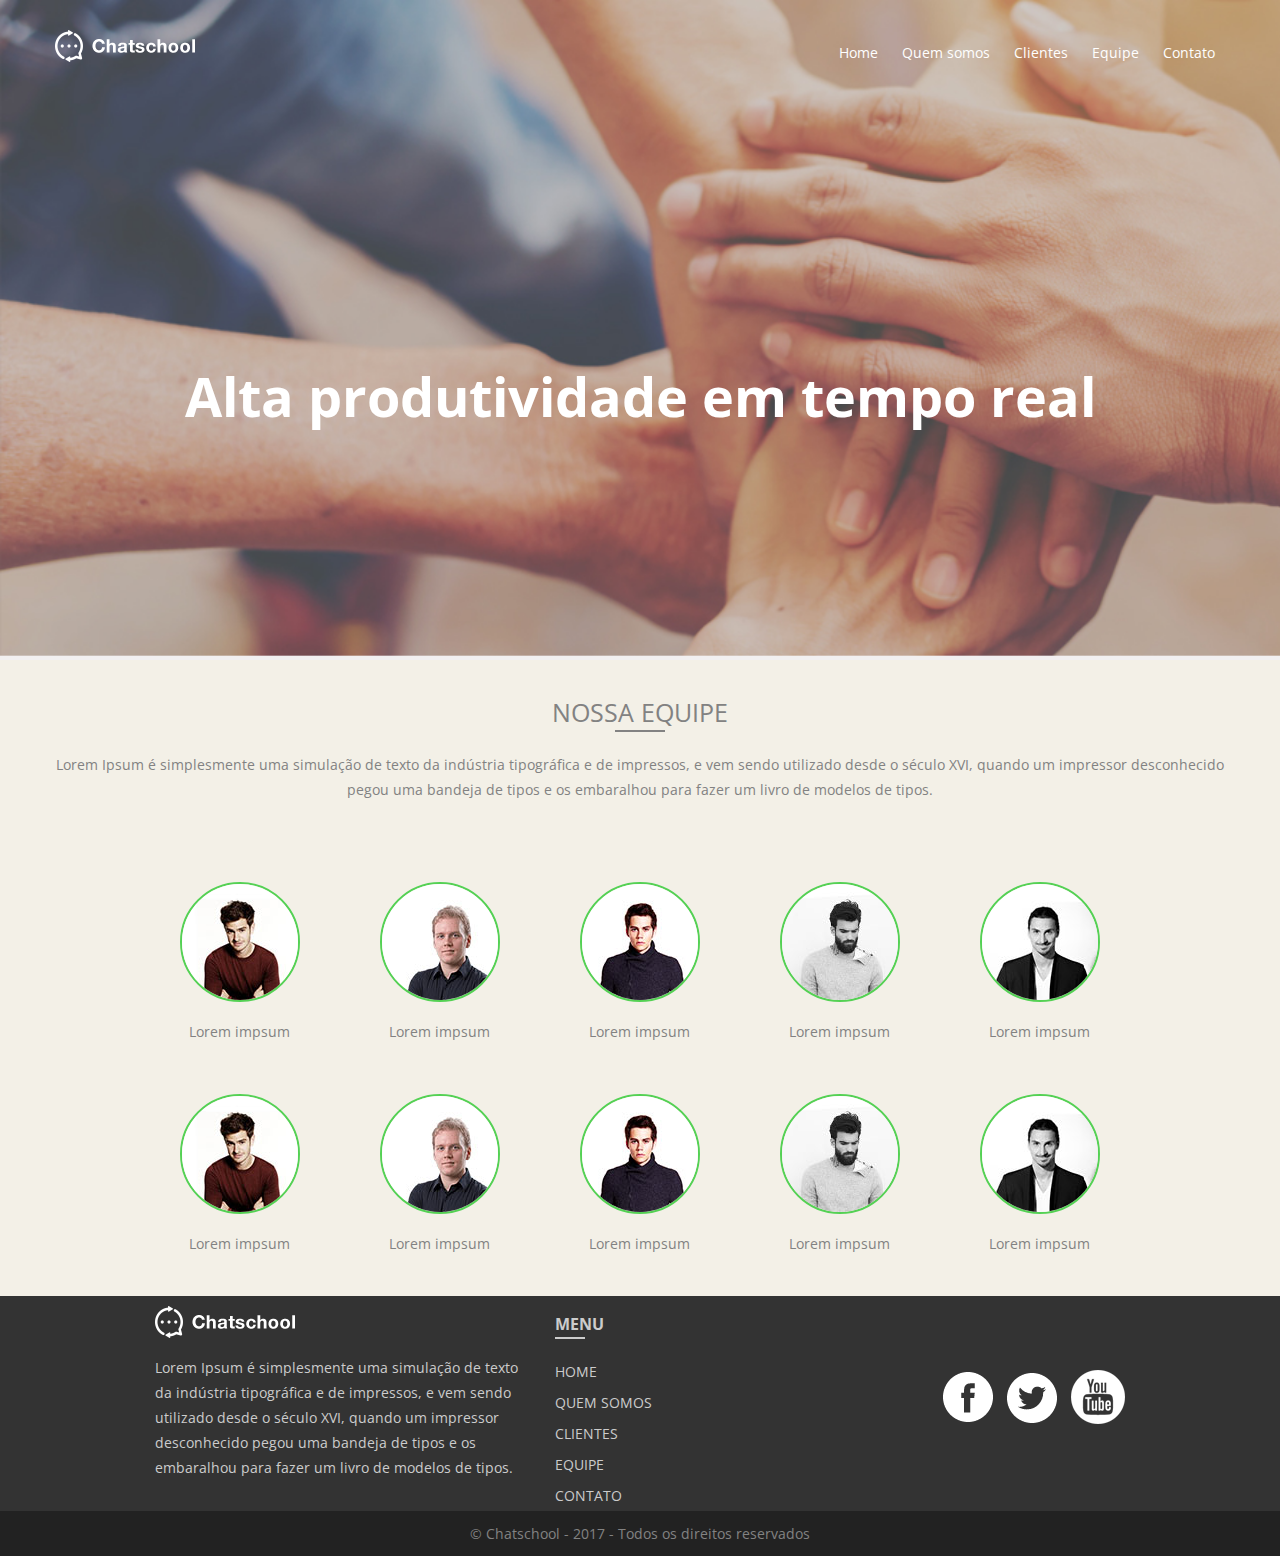
<file: equipe.html>
<!doctype html>
<html lang="en">
<link>
<meta charset="UTF-8">
<meta http-equiv="X-UA-Compatible" content="IE=edge">
<meta name="viewport" content="width=device-width, initial-scale-1">
<title>Equipe - Chat school</title>
<link href="https://fonts.googleapis.com/css?family=Open+Sans" rel="stylesheet">
<link href="https://fonts.googleapis.com/icon?family=Material+Icons" rel="stylesheet">
<link href="css/pages/equipe.css" rel="stylesheet">
</head>
<body>
<header id="header" class="page-equipe">
    <div class="container">
        <div class="row">
            <div class="col col-desktop-3 col-6">
                <a href="index.html">
                    <img src="images/logo.png" alt="Logo da Chatschool">
                </a>
            </div>
            <div class="col col-desktop-9 col-6">
                <nav>
                    <ul>
                        <li><a href="index.html">Home</a></li>
                        <li><a href="quem-somos.html">Quem somos</a></li>
                        <li><a href="clientes.html">Clientes</a></li>
                        <li><a href="equipe.html">Equipe</a></li>
                        <li><a href="contato.html">Contato</a></li>
                    </ul>
                </nav>
            </div>
        </div>
        <div class="row">
            <div class="col col-desktop-12 title">
                <h1>Alta produtividade em tempo real</h1>
            </div>
        </div>
    </div>
</header>
<main>
    <section id="team" class="section section-center">
        <div class="container">
            <h2>Nossa equipe</h2>
            <p class="subtitle">Lorem Ipsum é simplesmente uma simulação de texto da indústria tipográfica e de impressos, e vem sendo utilizado desde o século XVI, quando um impressor desconhecido pegou uma bandeja de tipos e os embaralhou para fazer um livro de modelos de tipos. </p>

        </div>
        <div class="container">
            <div class="row">
                <div class="team-member col-2 col col-offset-desktop-1 col-desktop-2">
                    <div class="img-box-round"><img src="images/team/team1.jpg" alt=""></div>
                    <p class="img-box-label">Lorem impsum</p>
                    <div class="description">
                        <h4>Lorem ipsum</h4>
                        <p>Lorem Ipsum é simplesmente uma simulação de texto da indústria tipográfica e de impressos, e vem sendo utilizado desde o século XVI</p>
                        <div class=" social">
                            <a href=""><img src="images/social-facebook.png" alt=""></a>
                            <a href=""><img src="images/social-twitter.png" alt=""></a>
                            <a href=""><img src="images/social-youtube.png" alt=""></a>
                        </div>
                    </div>
                </div>
                <div class="team-member col-2 col col-desktop-2">
                    <div class="img-box-round"><img src="images/team/team2.jpg" alt=""></div>
                    <p class="img-box-label">Lorem impsum</p>
                     <div class="description">
                        <h4>Lorem ipsum</h4>
                        <p>Lorem Ipsum é simplesmente uma simulação de texto da indústria tipográfica e de impressos, e vem sendo utilizado desde o século XVI</p>
                        <div class=" social">
                            <a href=""><img src="images/social-facebook.png" alt=""></a>
                            <a href=""><img src="images/social-twitter.png" alt=""></a>
                            <a href=""><img src="images/social-youtube.png" alt=""></a>
                        </div>
                    </div>
                </div>
                <div class="team-member col-2 col col-desktop-2">
                    <div class="img-box-round"><img src="images/team/team3.jpg" alt=""></div>
                    <p class="img-box-label">Lorem impsum</p>
 <div class="description">
                        <h4>Lorem ipsum</h4>
                        <p>Lorem Ipsum é simplesmente uma simulação de texto da indústria tipográfica e de impressos, e vem sendo utilizado desde o século XVI</p>
                        <div class=" social">
                            <a href=""><img src="images/social-facebook.png" alt=""></a>
                            <a href=""><img src="images/social-twitter.png" alt=""></a>
                            <a href=""><img src="images/social-youtube.png" alt=""></a>
                        </div>
                    </div>
                </div>
                <div class="team-member col-2 col col-desktop-2">
                    <div class="img-box-round"><img src="images/team/team4.jpg" alt=""></div>
                    <p class="img-box-label">Lorem impsum</p>
 <div class="description">
                        <h4>Lorem ipsum</h4>
                        <p>Lorem Ipsum é simplesmente uma simulação de texto da indústria tipográfica e de impressos, e vem sendo utilizado desde o século XVI</p>
                        <div class=" social">
                            <a href=""><img src="images/social-facebook.png" alt=""></a>
                            <a href=""><img src="images/social-twitter.png" alt=""></a>
                            <a href=""><img src="images/social-youtube.png" alt=""></a>
                        </div>
                    </div>
                </div>
                <div class="team-member col-2 col col-desktop-2">
                    <div class="img-box-round"><img src="images/team/team5.jpg" alt=""></div>
                    <p class="img-box-label">Lorem impsum</p>
 <div class="description">
                        <h4>Lorem ipsum</h4>
                        <p>Lorem Ipsum é simplesmente uma simulação de texto da indústria tipográfica e de impressos, e vem sendo utilizado desde o século XVI</p>
                        <div class=" social">
                            <a href=""><img src="images/social-facebook.png" alt=""></a>
                            <a href=""><img src="images/social-twitter.png" alt=""></a>
                            <a href=""><img src="images/social-youtube.png" alt=""></a>
                        </div>
                    </div>
                </div>
            </div>
            <div class="row">
                <div class="team-member col-2 col col-offset-desktop-1 col-desktop-2">
                    <div class="img-box-round"><img src="images/team/team1.jpg" alt=""></div>
                    <p class="img-box-label">Lorem impsum</p>
 <div class="description">
                        <h4>Lorem ipsum</h4>
                        <p>Lorem Ipsum é simplesmente uma simulação de texto da indústria tipográfica e de impressos, e vem sendo utilizado desde o século XVI</p>
                        <div class=" social">
                            <a href=""><img src="images/social-facebook.png" alt=""></a>
                            <a href=""><img src="images/social-twitter.png" alt=""></a>
                            <a href=""><img src="images/social-youtube.png" alt=""></a>
                        </div>
                    </div>
                </div>
                <div class="team-member col-2 col col-desktop-2">
                    <div class="img-box-round"><img src="images/team/team2.jpg" alt=""></div>
                    <p class="img-box-label">Lorem impsum</p>
 <div class="description">
                        <h4>Lorem ipsum</h4>
                        <p>Lorem Ipsum é simplesmente uma simulação de texto da indústria tipográfica e de impressos, e vem sendo utilizado desde o século XVI</p>
                        <div class=" social">
                            <a href=""><img src="images/social-facebook.png" alt=""></a>
                            <a href=""><img src="images/social-twitter.png" alt=""></a>
                            <a href=""><img src="images/social-youtube.png" alt=""></a>
                        </div>
                    </div>
                </div>
                <div class="team-member col-2 col col-desktop-2">
                    <div class="img-box-round"><img src="images/team/team3.jpg" alt=""></div>
                    <p class="img-box-label">Lorem impsum</p>
 <div class="description">
                        <h4>Lorem ipsum</h4>
                        <p>Lorem Ipsum é simplesmente uma simulação de texto da indústria tipográfica e de impressos, e vem sendo utilizado desde o século XVI</p>
                        <div class=" social">
                            <a href=""><img src="images/social-facebook.png" alt=""></a>
                            <a href=""><img src="images/social-twitter.png" alt=""></a>
                            <a href=""><img src="images/social-youtube.png" alt=""></a>
                        </div>
                    </div>
                </div>
                <div class="team-member col-2 col col-desktop-2">
                    <div class="img-box-round"><img src="images/team/team4.jpg" alt=""></div>
                    <p class="img-box-label">Lorem impsum</p>
 <div class="description">
                        <h4>Lorem ipsum</h4>
                        <p>Lorem Ipsum é simplesmente uma simulação de texto da indústria tipográfica e de impressos, e vem sendo utilizado desde o século XVI</p>
                        <div class=" social">
                            <a href=""><img src="images/social-facebook.png" alt=""></a>
                            <a href=""><img src="images/social-twitter.png" alt=""></a>
                            <a href=""><img src="images/social-youtube.png" alt=""></a>
                        </div>
                    </div>
                </div>
                <div class="team-member col-2 col col-desktop-2">
                    <div class="img-box-round"><img src="images/team/team5.jpg" alt=""></div>
                    <p class="img-box-label">Lorem impsum</p>
                    <div class="description">
                        <h4>Lorem ipsum</h4>
                        <p>Lorem Ipsum é simplesmente uma simulação de texto da indústria tipográfica e de impressos, e vem sendo utilizado desde o século XVI</p>
                        <div class=" social">
                            <a href=""><img src="images/social-facebook.png" alt=""></a>
                            <a href=""><img src="images/social-twitter.png" alt=""></a>
                            <a href=""><img src="images/social-youtube.png" alt=""></a>
                        </div>
                    </div>
                </div>
            </div>
        </div>
    </section>
</main>
<footer id="footer">
    <div class="container">
        <div class="row">
            <div class="col col-offset-desktop-1 col-desktop-4">
                <p><a href=""><img src="images/logo.png" alt="Logo da chat school"></a></p>
                <p>Lorem Ipsum é simplesmente uma simulação de texto da indústria tipográfica e de impressos, e vem sendo utilizado desde o século XVI, quando um impressor desconhecido pegou uma bandeja de tipos e os embaralhou para fazer um livro de modelos de tipos.</p>
            </div>
            <div class="col col-desktop-3 col-2">
                <h3>Menu</h3>
                <nav>
                    <ul>
                        <li><a href="index.html">Home</a></li>
                        <li><a href="quem-somos.html">Quem somos</a></li>
                        <li><a href="clientes.html">Clientes</a></li>
                        <li><a href="equipe.html">Equipe</a></li>
                        <li><a href="contato">Contato</a></li>
                    </ul>
                </nav>
            </div>
            <div class="col col-desktop-3 social col-4">
                <a href=""><img src="images/social-facebook.png" alt=""></a>
                <a href=""><img src="images/social-twitter.png" alt=""></a>
                <a href=""><img src="images/social-youtube.png" alt=""></a>
            </div>
        </div>
    </div>
</footer>
<div id="copyright">
    &copy; Chatschool - 2017 - Todos os direitos reservados
</div>
</body>
</html>
</file>
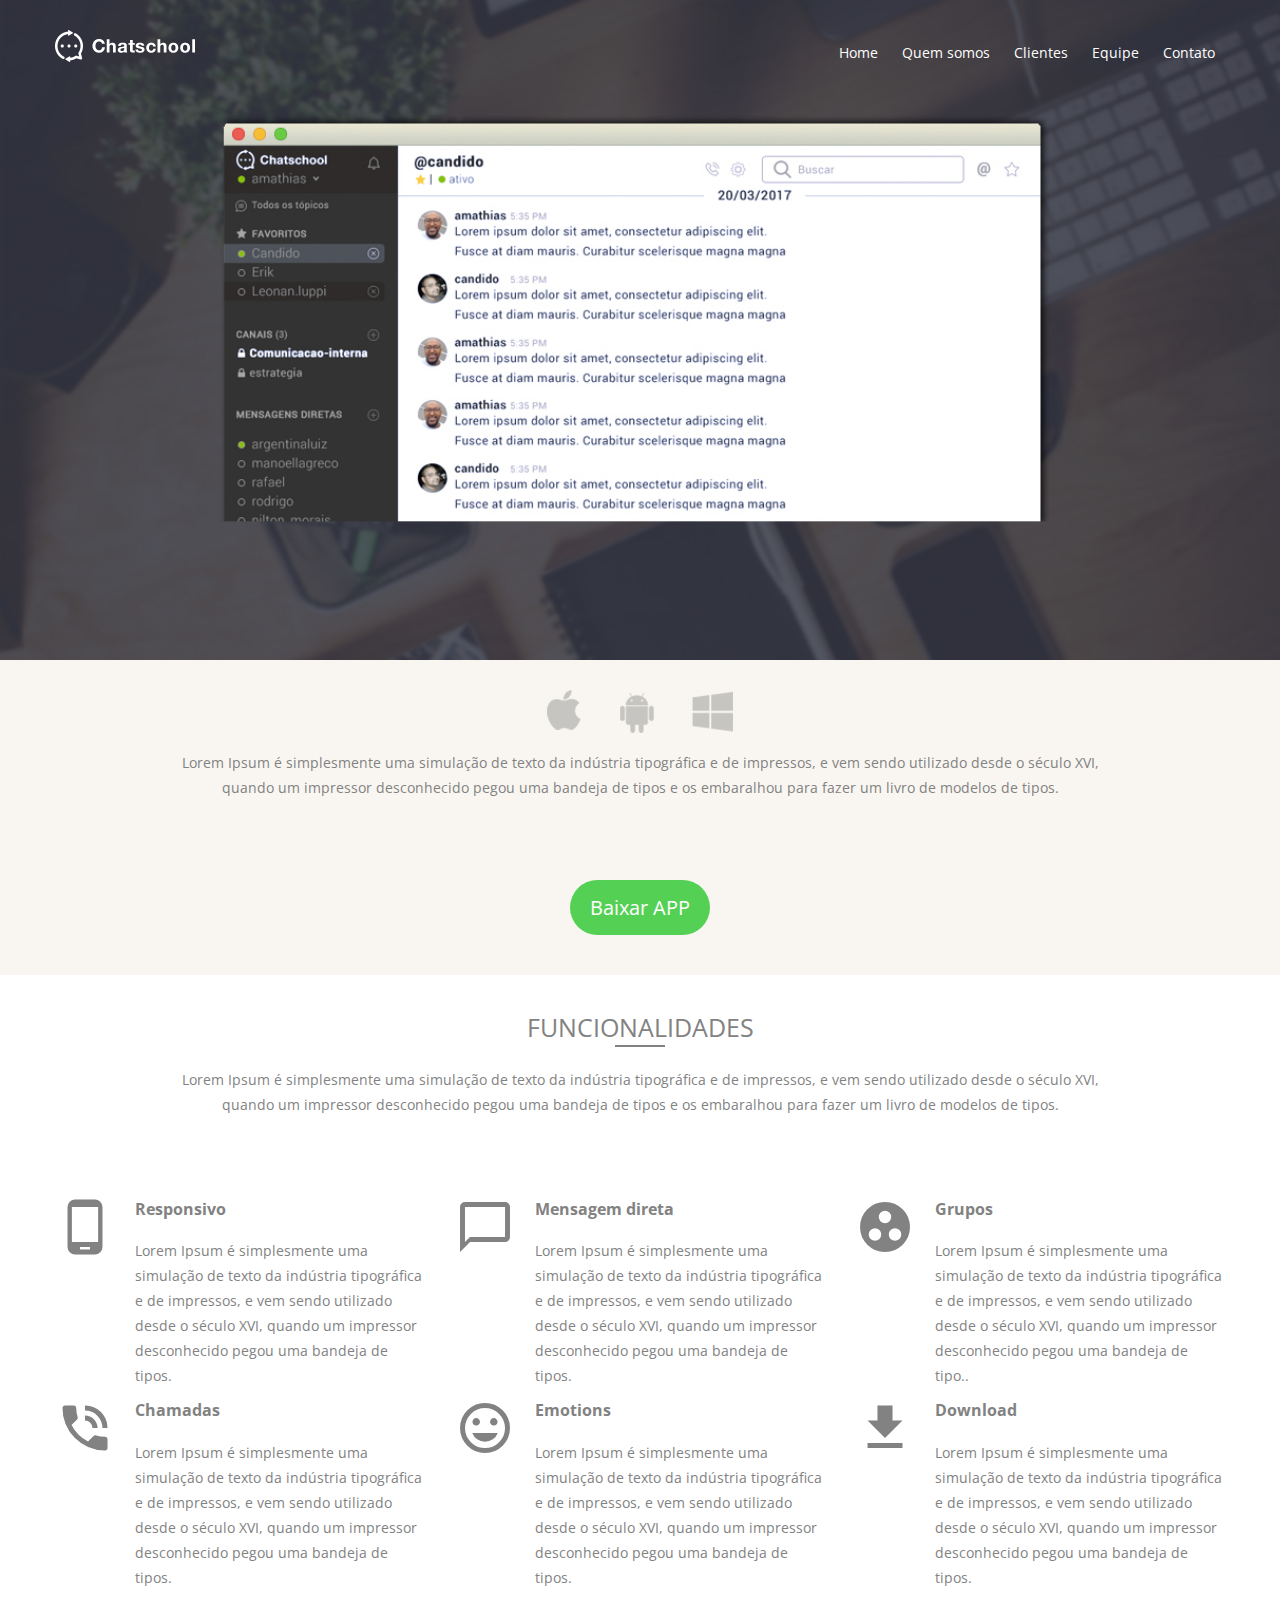
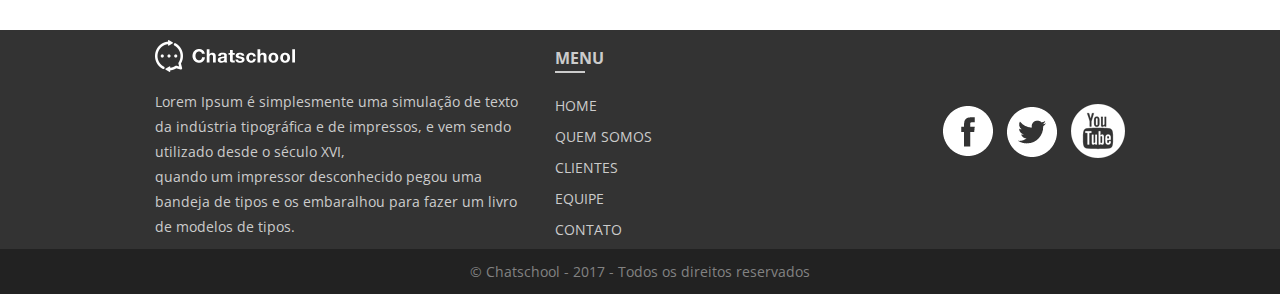
<file: produto.html>
<!doctype html>
<html lang="en">
<link>
<meta charset="UTF-8">
<meta http-equiv="X-UA-Compatible" content="IE=edge">
<meta name="viewport" content="width=device-width, initial-scale-1">
<title>Produtos - Chat school</title>
<link href="https://fonts.googleapis.com/css?family=Open+Sans" rel="stylesheet">
<link href="https://fonts.googleapis.com/icon?family=Material+Icons" rel="stylesheet">
<link href="css/pages/produto.min.css" rel="stylesheet">
</head>
<body>
<header id="header" class="page-produto">
    <div class="container">
        <div class="row">
            <div class="col col-desktop-3 col-6">
                <a href="index.html">
                    <img src="images/logo.png" alt="Logo da Chatschool">
                </a>
            </div>
            <div class="col col-desktop-9 col-6">
                <nav>
                    <ul>
                        <li><a href="index.html">Home</a></li>
                        <li><a href="quem-somos.html">Quem somos</a></li>
                        <li><a href="clientes.html">Clientes</a></li>
                        <li><a href="equipe.html">Equipe</a></li>
                        <li><a href="contato.html">Contato</a></li>
                    </ul>
                </nav>
            </div>
        </div>
    </div>
</header>
<main>
<section class="section section-center" id="download">
    <img src="images/produto_download.jpg" alt="">
    <p class="subtitle">Lorem Ipsum é simplesmente uma simulação de texto da indústria tipográfica e de impressos, e vem sendo utilizado desde o século XVI,
        <br> quando um impressor desconhecido pegou uma bandeja de tipos e os embaralhou para fazer um livro de modelos de tipos.</p>
<p><a href="" class="btn">Baixar APP</a></p>
</section>
    <section class="section section-center" id="funcionalidades">
        <h2>Funcionalidades</h2>
        <p class="subtitle">Lorem Ipsum é simplesmente uma simulação de texto da indústria tipográfica e de impressos, e vem sendo utilizado desde o século XVI,
            <br> quando um impressor desconhecido pegou uma bandeja de tipos e os embaralhou para fazer um livro de modelos de tipos.</p>
        <div class="container text-left">
            <div class="row">
                <div class="col col-desktop-4"><i class="material-icons">phone_android</i>
                    <h3>Responsivo</h3>
                    <p>Lorem Ipsum é simplesmente uma simulação de texto da indústria tipográfica e de impressos, e vem sendo utilizado desde o século XVI, quando um impressor desconhecido pegou uma bandeja de tipos.</p></div>
                <div class="col col-desktop-4"><i class="material-icons">chat_bubble_outline</i>

                    <h3>Mensagem direta</h3>

                    <p>Lorem Ipsum é simplesmente uma simulação de texto da indústria tipográfica e de impressos, e vem sendo utilizado desde o século XVI, quando um impressor desconhecido pegou uma bandeja de tipos.</p></div>

                <div class="col col-desktop-4"><i class="material-icons">group_work</i>

                    <h3>Grupos</h3>

                    <p>Lorem Ipsum é simplesmente uma simulação de texto da indústria tipográfica e de impressos, e vem sendo utilizado desde o século XVI, quando um impressor desconhecido pegou uma bandeja de tipo..</p></div>

            </div>
            <div class="row">
                <div class="col col-desktop-4"><i class="material-icons">phone_in_talk</i>
                    <h3>Chamadas</h3>
                    <p>Lorem Ipsum é simplesmente uma simulação de texto da indústria tipográfica e de impressos, e vem sendo utilizado desde o século XVI, quando um impressor desconhecido pegou uma bandeja de tipos.</p></div>
                <div class="col col-desktop-4"><i class="material-icons">insert_emoticon</i>
                    <h3>Emotions</h3>
                    <p>Lorem Ipsum é simplesmente uma simulação de texto da indústria tipográfica e de impressos, e vem sendo utilizado desde o século XVI, quando um impressor desconhecido pegou uma bandeja de tipos.</p></div>
                <div class="col col-desktop-4"><i class="material-icons">file_download</i>
                    <h3>Download</h3>
                    <p>Lorem Ipsum é simplesmente uma simulação de texto da indústria tipográfica e de impressos, e vem sendo utilizado desde o século XVI, quando um impressor desconhecido pegou uma bandeja de tipos.</p></div>
            </div>
        </div>
    </section>
</main>
<footer id="footer">
    <div class="container">
        <div class="row">
            <div class="col col-offset-desktop-1 col-desktop-4">
                <p><a href=""><img src="images/logo.png" alt="Logo da chat school"></a></p>
                <p>Lorem Ipsum é simplesmente uma simulação de texto da indústria tipográfica e de impressos, e vem sendo utilizado desde o século XVI, <br>
                        quando um impressor desconhecido pegou uma bandeja de tipos e os embaralhou para fazer um livro de modelos de tipos.</p>
            </div>
            <div class="col col-desktop-3 col-2">
                <h3>Menu</h3>
                <nav>
                    <ul>
                        <li><a href="index.html">Home</a></li>
                        <li><a href="quem-somos.html">Quem somos</a></li>
                        <li><a href="clientes.html">Clientes</a></li>
                        <li><a href="equipe.html">Equipe</a></li>
                        <li><a href="contato">Contato</a></li>
                    </ul>
                </nav>
            </div>
            <div class="col col-desktop-3 social col-4">
                <a href=""><img src="images/social-facebook.png" alt=""></a>
                <a href=""><img src="images/social-twitter.png" alt=""></a>
                <a href=""><img src="images/social-youtube.png" alt=""></a>
            </div>
        </div>
    </div>
</footer>
<div id="copyright">
    &copy; Chatschool - 2017 - Todos os direitos reservados
</div>
</body>
</html
</file>
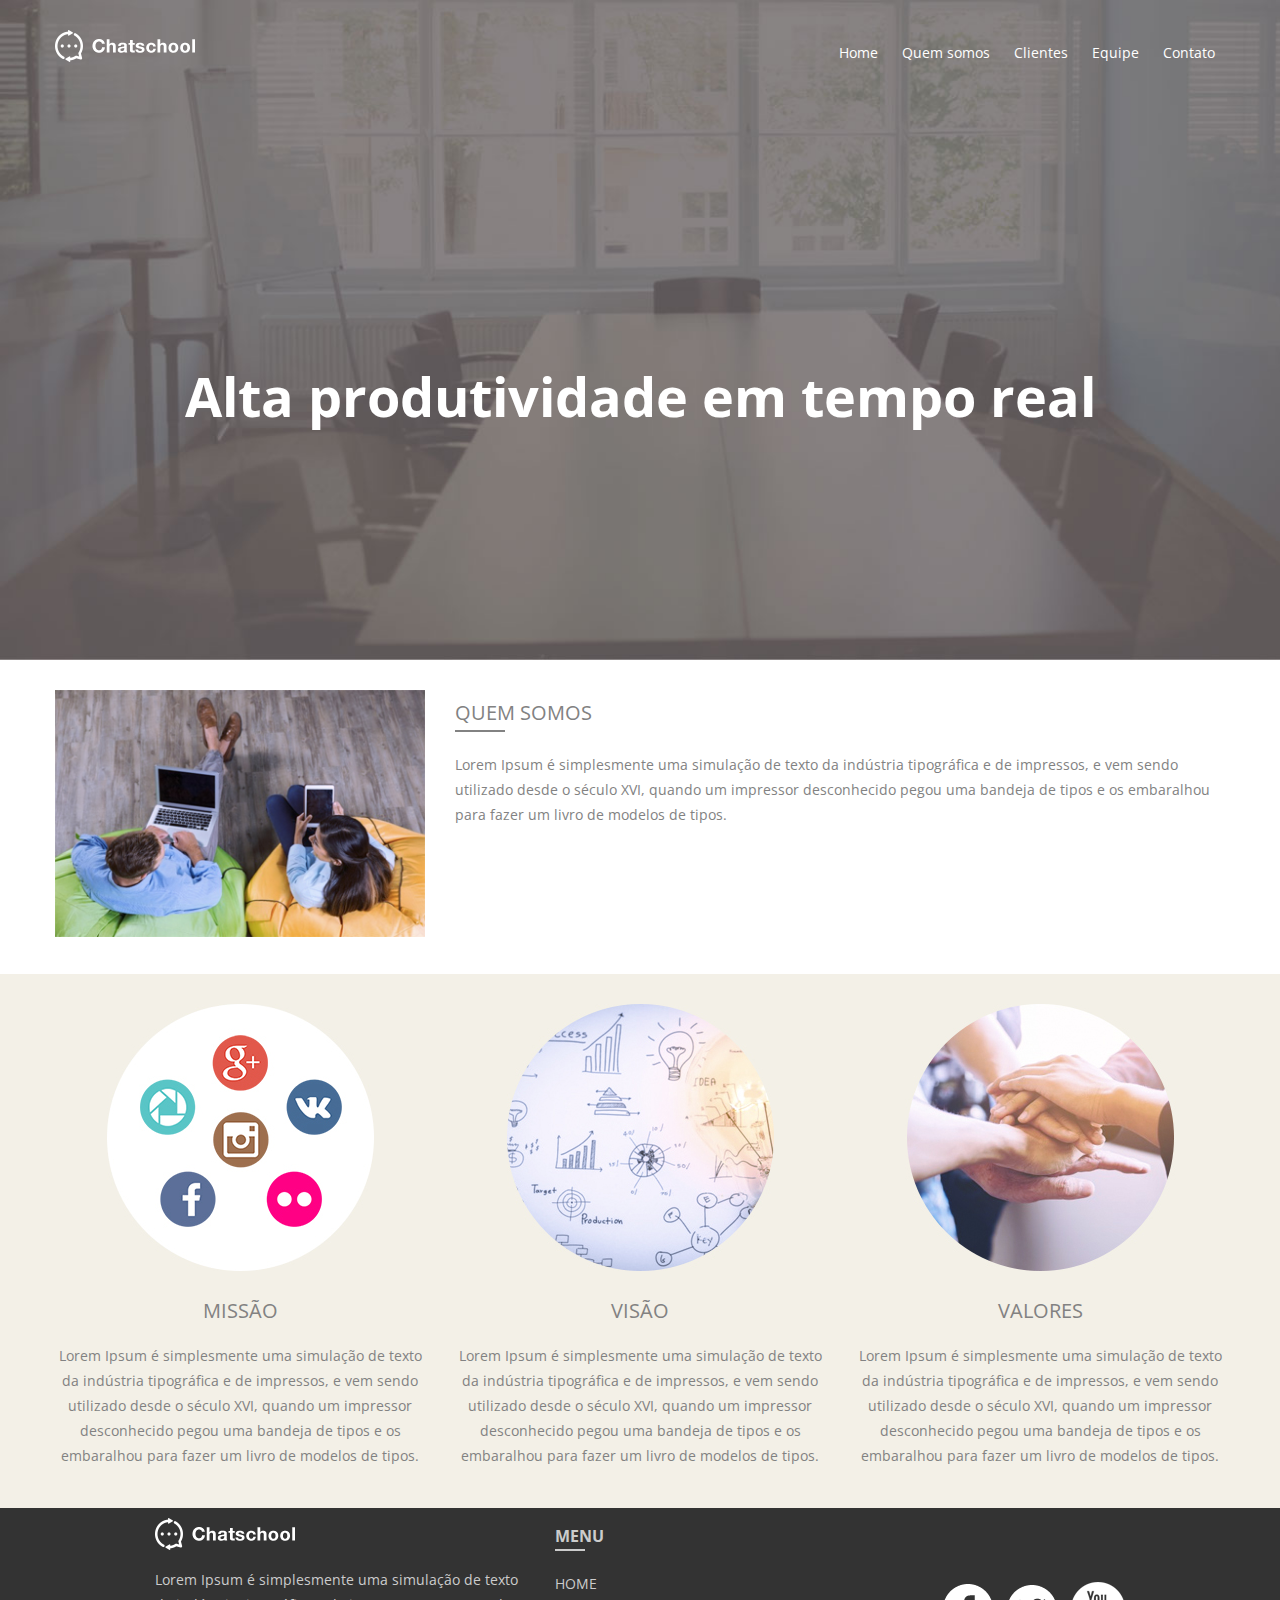
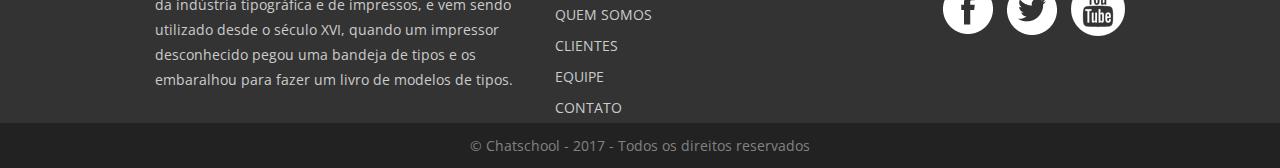
<file: quem-somos.html>
<!doctype html>
<html lang="en">
<link>
<meta charset="UTF-8">
<meta http-equiv="X-UA-Compatible" content="IE=edge">
<meta name="viewport" content="width=device-width, initial-scale-1">
<title>Quem somos - Chat school</title>
<link href="https://fonts.googleapis.com/css?family=Open+Sans" rel="stylesheet">
<link href="https://fonts.googleapis.com/icon?family=Material+Icons" rel="stylesheet">
<link href="css/pages/quem-somos.min.css" rel="stylesheet">
</head>
<body>
<header id="header" class="page-quem-somos">
    <div class="container">
        <div class="row">
            <div class="col col-desktop-3 col-6">
                <a href="index.html">
                    <img src="images/logo.png" alt="Logo da Chatschool">
                </a>
            </div>
            <div class="col col-desktop-9 col-6">
                <nav>
                    <ul>
                        <li><a href="index.html">Home</a></li>
                        <li><a href="quem-somos.html">Quem somos</a></li>
                        <li><a href="clientes.html">Clientes</a></li>
                        <li><a href="equipe.html">Equipe</a></li>
                        <li><a href="contato.html">Contato</a></li>
                    </ul>
                </nav>
            </div>
        </div>
        <div class="row">
            <div class="col col-desktop-12 title">
                <h1>Alta produtividade em tempo real</h1>
            </div>
        </div>
    </div>
</header>
<main>
<section class="section" id="intro">
    <div class="container">
        <div class="row">
            <div id="img-box" class="col col-desktop-4 col-6">
                <img src="images/quem-somos/quem-somos_01.jpg" alt="">
            </div>
            <div class="col col-desktop-8">
                <h2>Quem somos</h2>
                <p>Lorem Ipsum é simplesmente uma simulação de texto da indústria tipográfica e de impressos, e vem sendo utilizado desde o século XVI, quando um impressor desconhecido pegou uma bandeja de tipos e os embaralhou para fazer um livro de modelos de tipos.</p>
            </div>
        </div>
    </div>
</section>
    <section class="section section-center" id="valores">
        <div class="container">
            <div class="row">
                <div class="col col-desktop-4">
                    <img src="images/quem-somos/quem-somos_02.jpg" alt="">
                    <h2>Missão</h2>
                    <p>Lorem Ipsum é simplesmente uma simulação de texto da indústria tipográfica e de impressos, e vem sendo utilizado desde o século XVI, quando um impressor desconhecido pegou uma bandeja de tipos e os embaralhou para fazer um livro de modelos de tipos.</p>
                </div>
                <div class="col col-desktop-4">
                    <img src="images/quem-somos/quem-somos_03.jpg" alt="">
                    <h2>Visão</h2>
                    <p>Lorem Ipsum é simplesmente uma simulação de texto da indústria tipográfica e de impressos, e vem sendo utilizado desde o século XVI, quando um impressor desconhecido pegou uma bandeja de tipos e os embaralhou para fazer um livro de modelos de tipos.</p>
                </div>
                <div class="col col-desktop-4">
                    <img src="images/quem-somos/quem-somos_04.jpg" alt="">
                    <h2>Valores</h2>
                    <p>Lorem Ipsum é simplesmente uma simulação de texto da indústria tipográfica e de impressos, e vem sendo utilizado desde o século XVI, quando um impressor desconhecido pegou uma bandeja de tipos e os embaralhou para fazer um livro de modelos de tipos.</p>
                </div>
            </div>
        </div>
    </section>
</main>
<footer id="footer">
    <div class="container">
        <div class="row">
            <div class="col col-offset-desktop-1 col-desktop-4">
                <p><a href=""><img src="images/logo.png" alt="Logo da chat school"></a></p>
                <p>Lorem Ipsum é simplesmente uma simulação de texto da indústria tipográfica e de impressos, e vem sendo utilizado desde o século XVI, quando um impressor desconhecido pegou uma bandeja de tipos e os embaralhou para fazer um livro de modelos de tipos.</p>
            </div>
            <div class="col col-desktop-3 col-2">
                <h3>Menu</h3>
                <nav>
                    <ul>
                        <li><a href="index.html">Home</a></li>
                        <li><a href="quem-somos.html">Quem somos</a></li>
                        <li><a href="clientes.html">Clientes</a></li>
                        <li><a href="equipe.html">Equipe</a></li>
                        <li><a href="contato">Contato</a></li>
                    </ul>
                </nav>
            </div>
            <div class="col col-desktop-3 social col-4">
                <a href=""><img src="images/social-facebook.png" alt=""></a>
                <a href=""><img src="images/social-twitter.png" alt=""></a>
                <a href=""><img src="images/social-youtube.png" alt=""></a>
            </div>
        </div>
    </div>
</footer>
<div id="copyright">
    &copy; Chatschool - 2017 - Todos os direitos reservados
</div>
</body>
</html>
</file>
<file: projeto/css/styles.css>
@import "../../css/icons.css";
html, body, .box-100-height{
    height:100%;
}

#sidenav{
    background-color: #333333;
    color:#888;
    padding-right: 0;
    overflow-y:hidden;
}
#sidenav a {
    color: #888;
}
#sidenav .navbar{
    margin-left:-15px;
}
#sidenav .nav-header{
    padding:10px 15px ;
    font-weight: bold;
    margin-top: 20px;
}
#sidenav .nav-pills>li>a{
    border-radius:0;
    padding:5px 15px;
}
#sidenav .nav-pills>li.active>a {
    background-color: transparent;
    color: #fff;
    font-weight: bold;
}
#sidenav .nav-pills>li>a:hover, #sidenav .nav-pills>li>a:focus{
    background-color:#222;
}
#sidenav .nav>li>a:before, #chat-title a.status:before{
    content:'';
    display:inline-block;
    border:1px solid #888;
    border-radius: 100%;
    width: 7px;
    height: 7px;
    vertical-align:middle;
    margin-right: 7px;
}
#sidenav .nav>li.no-status>a:before{
    display:none;
}
#sidenav .nav>li.online>a:before, #chat-title a.status:before {
background-color: #2ecc71;
}
#sidenav .nav>li>a.action:before {
display:none;
}
#sidenav .nav>li{
    position:relative;
}
#sidenav .nav>li>a.action{
    display: none;
    position:absolute;
    top:5px;
    right:5px;
    z-index: 99;
    font-weight: bold;
    border:2px solid #888;
    border-radius:100%;
    color:#888;
    padding:0 5px;
    font-size:12px;
    text-align:center;
    height:20px;
    line-height:14px;
}
#sidenav .nav>li:hover>a.action {
    display:block;
}
#me li a{
    padding-top: 5px;
    padding-bottom: 5px;
}
#content{
    overflow-y:auto;
    overflow-x:hidden;
    padding:0;
}
#content .navbar-nav>li>a {
    padding-top: 30px;
    padding-bottom: 30px;
}
 #content .navbar-nav>li>.navbar-form{
    padding-top: 15px;
    padding-bottom: 15px;
}
#chat-title{
    position:relative;
    height: 80px;
}
#chat-title li{
    position: absolute;
    top:50%;
    left: 0;
    transform: translate(0,-50%);
    display: block;
}
#chat-title li>span{
    white-space:nowrap;
}
#chat-title .title{
    display:block;
    font-weight: bold   ;
}
#chat-title li a{
    color:#333;
}
#chat-title li a.favorite span{
    color:#fed136;
    vertical-align: middle;
}
#content h5{
    font-weight: bold;
}
#content .datetime-separator{
    position: relative;
    text-align: center;
}
#content .datetime-separator h5{
    display: inline-block;
    background-color: #fff;
    padding: 0 20px;
}
#content .datetime-separator:before{
content: '';
    display: block;
    width: 100%;
    border-bottom: 1px solid #cccccc;
    position: absolute;
    top:50%;
    z-index: -1;
}
.img-box-round img{
    width: 80px;
    height: 80px;
}
</file>
<file: css/pages/equipe.css>
@import url('../styles.css');
.page-equipe{
    background: url(../../images/background-equipe.jpg) no-repeat;
}
#team{
    background-color: #f3f0e7;
}

#team .img-box-round{
    width: 120px;
    height:120px;
    border: 2px solid rgb(84,209,84);
}
#team .img-box-label:before{
    display:none;
}
#team .row:first-child{
    margin-bottom: 40px;

}
.team-member .description {
    background-color: rgba(0, 0, 0, 0.5);
    color: white;
    border: 5px solid rgba(0, 0, 0, 0.3);
    padding:20px;
    margin-bottom: 30px;
}
@media(min-width:992px)  {
.team-member {
    position: relative;
}

.team-member:hover .description {
    display: block;
}

.team-member .description {
    display: none;
    position: absolute;
    top: 50%;
    left: 50%;
    z-index: 99;
    width: 400px;
}

.team-member:nth-child(4) .description, .team-member:nth-child(5) .description {
    left: auto;
    right: 50%;
}

}
</file>
<file: css/pages/home.min.css>
.container,.container-fluid{width:100%;padding-left:15px;padding-right:15px}.row{margin-left:-15px;margin-right:-15px}.row:before,.row:after{content:" ";display:table}.row:after{clear:both}.col{position:relative;padding-left:15px;padding-right:15px;min-height:1px;float:left}.col-1{width:16.666666%}.col-2{width:33.333332%}.col-3{width:49.999998%}.col-4{width:66.666664%}.col-5{width:83.33333%}.col-6{width:100%}@media (min-width:992px){.container{max-width:992px;margin:0 auto}.col-desktop-1{width:8.333333%}.col-desktop-2{width:16.66%}.col-desktop-3{width:24.999999%}.col-desktop-4{width:33.333332%}.col-desktop-5{width:41.666665%}.col-desktop-6{width:49.999998%}.col-desktop-7{width:58.333331%}.col-desktop-8{width:66.666664%}.col-desktop-9{width:74.999997%}.col-desktop-10{width:83.33333%}.col-desktop-11{width:91.666663%}.col-desktop-12{width:100%}.col-offset-desktop-1{margin-left:8.333333%}.col-offset-desktop-2{margin-left:16.66%}.col-offset-desktop-3{margin-left:24.999999%}.col-offset-desktop-4{margin-left:33.333332%}.col-offset-desktop-5{margin-left:41.666665%}.col-offset-desktop-6{margin-left:49.999998%}.col-offset-desktop-7{margin-left:58.333331%}.col-offset-desktop-8{margin-left:66.666664%}.col-offset-desktop-9{margin-left:74.999997%}.col-offset-desktop-10{margin-left:83.33333%}.col-offset-desktop-11{margin-left:91.666663%}.col-offset-desktop-12{margin-left:100%}}@media (min-width:1200px){.container{max-width:1200px}}
*{box-sizing:border-box}a{text-decoration:none}body{padding:0;margin:0;font-size:14px}p{margin:10px 0 10px 0}
.btn{background-color:rgb(84,209,84);text-decoration:none;color:#fff;display:inline-block;font-size:16px;border-radius:30px;padding:15px 20px;transition:ease .5s all;border:none;cursor:pointer}.btn:hover{background-color:rgb(84,180,84)}.btn.orange{background-color:#fed136}.btn.orange:hover{background-color:black}
h2{text-transform:uppercase;font-weight:normal;text-align:center;font-size:25px;margin:10px 0 20px 0}h2:after{content:'';display:block;background-color:rgb(130,130,130);margin:5px auto 0 auto;width:50px;height:2px}.subtitle{margin-bottom:80px}.text-left{text-align:left}
.icon-container{display:inline-block;width:140px;height:140px;background:#e1f3e1;border-radius:30px;position:relative}.icon-container .material-icons{display:block;color:rgb(84,209,84);position:absolute;top:70px;left:70px;transform:translate(-50%,-50%);cursor:default;font-size:85px}.img-box-round{display:inline-block;border-radius:100%;overflow:hidden}.img-box-label:before{content:'';display:block;width:50%;height:60px;border-right:2px solid rgb(32,123,32);background-color:transparent;margin-bottom:10px}
nav ul,nav ul li{list-style:none;margin:0;padding:0}
body{font-family:'Open Sans',sans-serif;color:rgb(130,130,130);line-height:25px}#header .btn{font-size:16px;padding:15px 30px}#header .btn:hover{background-color:rgb(84,180,84)}#header nav a{display:inline-block;border-radius:5px;padding:10px}#header nav a:hover,#header nav a:active{background-color:rgba(84,209,84,0.3)}#header h1{font-size:54px;line-height:60px}#header{background-attachment:fixed center;background-size:cover;padding-top:30px;color:#fff;width:100%;height:660px;position:relative}#header a{color:#fff;transition:ease .5s all}#header nav{text-align:right}#header nav ul,#header nav ul li{display:inline-block}#header .title{position:absolute;left:0;top:50%;translate(0,-50%);text-align:center}.section{padding:30px 0 30px 0}.section-center{text-align:center}#footer{background-color:rgb(51,51,51);text-align:left}#footer,#footer a{color:rgb(204,204,204)}#footer h3,#footer nav li{text-transform:uppercase}#footer h3:after{content:'';display:block;border-bottom:2px solid rgb(204,204,204);width:30px}#footer nav li{padding:3px 0 3px 0}#footer nav li a:hover{color:rgb(255,255,255)}#footer .social{heigth:200px;line-height:200px;text-align:right}#footer .social img{vertical-align:middle}#footer .social a{display:inline-block;padding:0 0 0 10px;opacity:1;transition:ease .3s all}#footer .social a:hover{opacity:.5}#copyright{text-align:center;background-color:rgb(34,34,34);padding:10px}@media(max-width:992px){#header,#header nav{text-align:center}}
.page-home{background:#000 url(../../images/background-header.jpg) no-repeat}#customers{background-color:rgb(242,242,242)}#customers .btn{margin-top:80px;background-color:rgb(220,220,220);color:rgb(130,130,130)}#customers .btn:hover{background-color:rgb(130,130,130);color:rgb(220,220,220)}#customers .btn .material-icons{vertical-align:middle;font-size:16px}#customers .container{max-width:1000px}#team{background-color:rgb(84,209,84);color:white}#team h2:after{background-color:rgb(255,255,255)}#team .img-box-round{width:120px;height:120px}
</file>
<file: css/pages/clientes.min.css>
.container,.container-fluid{width:100%;padding-left:15px;padding-right:15px}.row{margin-left:-15px;margin-right:-15px}.row:before,.row:after{content:" ";display:table}.row:after{clear:both}.col{position:relative;padding-left:15px;padding-right:15px;min-height:1px;float:left}.col-1{width:16.666666%}.col-2{width:33.333332%}.col-3{width:49.999998%}.col-4{width:66.666664%}.col-5{width:83.33333%}.col-6{width:100%}@media (min-width:992px){.container{max-width:992px;margin:0 auto}.col-desktop-1{width:8.333333%}.col-desktop-2{width:16.66%}.col-desktop-3{width:24.999999%}.col-desktop-4{width:33.333332%}.col-desktop-5{width:41.666665%}.col-desktop-6{width:49.999998%}.col-desktop-7{width:58.333331%}.col-desktop-8{width:66.666664%}.col-desktop-9{width:74.999997%}.col-desktop-10{width:83.33333%}.col-desktop-11{width:91.666663%}.col-desktop-12{width:100%}.col-offset-desktop-1{margin-left:8.333333%}.col-offset-desktop-2{margin-left:16.66%}.col-offset-desktop-3{margin-left:24.999999%}.col-offset-desktop-4{margin-left:33.333332%}.col-offset-desktop-5{margin-left:41.666665%}.col-offset-desktop-6{margin-left:49.999998%}.col-offset-desktop-7{margin-left:58.333331%}.col-offset-desktop-8{margin-left:66.666664%}.col-offset-desktop-9{margin-left:74.999997%}.col-offset-desktop-10{margin-left:83.33333%}.col-offset-desktop-11{margin-left:91.666663%}.col-offset-desktop-12{margin-left:100%}}@media (min-width:1200px){.container{max-width:1200px}}
*{box-sizing:border-box}a{text-decoration:none}body{padding:0;margin:0;font-size:14px}p{margin:10px 0 10px 0}
.btn{background-color:rgb(84,209,84);text-decoration:none;color:#fff;display:inline-block;font-size:16px;border-radius:30px;padding:15px 20px;transition:ease .5s all;border:none;cursor:pointer}.btn:hover{background-color:rgb(84,180,84)}.btn.orange{background-color:#fed136}.btn.orange:hover{background-color:black}
h2{text-transform:uppercase;font-weight:normal;text-align:center;font-size:25px;margin:10px 0 20px 0}h2:after{content:'';display:block;background-color:rgb(130,130,130);margin:5px auto 0 auto;width:50px;height:2px}.subtitle{margin-bottom:80px}.text-left{text-align:left}
.icon-container{display:inline-block;width:140px;height:140px;background:#e1f3e1;border-radius:30px;position:relative}.icon-container .material-icons{display:block;color:rgb(84,209,84);position:absolute;top:70px;left:70px;transform:translate(-50%,-50%);cursor:default;font-size:85px}.img-box-round{display:inline-block;border-radius:100%;overflow:hidden}.img-box-label:before{content:'';display:block;width:50%;height:60px;border-right:2px solid rgb(32,123,32);background-color:transparent;margin-bottom:10px}
nav ul,nav ul li{list-style:none;margin:0;padding:0}
body{font-family:'Open Sans',sans-serif;color:rgb(130,130,130);line-height:25px}#header .btn{font-size:16px;padding:15px 30px}#header .btn:hover{background-color:rgb(84,180,84)}#header nav a{display:inline-block;border-radius:5px;padding:10px}#header nav a:hover,#header nav a:active{background-color:rgba(84,209,84,0.3)}#header h1{font-size:54px;line-height:60px}#header{background-attachment:fixed center;background-size:cover;padding-top:30px;color:#fff;width:100%;height:660px;position:relative}#header a{color:#fff;transition:ease .5s all}#header nav{text-align:right}#header nav ul,#header nav ul li{display:inline-block}#header .title{position:absolute;left:0;top:50%;translate(0,-50%);text-align:center}.section{padding:30px 0 30px 0}.section-center{text-align:center}#footer{background-color:rgb(51,51,51);text-align:left}#footer,#footer a{color:rgb(204,204,204)}#footer h3,#footer nav li{text-transform:uppercase}#footer h3:after{content:'';display:block;border-bottom:2px solid rgb(204,204,204);width:30px}#footer nav li{padding:3px 0 3px 0}#footer nav li a:hover{color:rgb(255,255,255)}#footer .social{heigth:200px;line-height:200px;text-align:right}#footer .social img{vertical-align:middle}#footer .social a{display:inline-block;padding:0 0 0 10px;opacity:1;transition:ease .3s all}#footer .social a:hover{opacity:.5}#copyright{text-align:center;background-color:rgb(34,34,34);padding:10px}@media(max-width:992px){#header,#header nav{text-align:center}}
.page-clientes{background:url(../../images/background-clientes.jpg) no-repeat}
</file>
<file: css/pages/contato.min.css>
input,textarea{border:1px solid #aaa;border-radius:2px;padding:10px;width:100%;margin-bottom:30px}input[type="submit"]{width:auto}textarea{heigth:170px}input:focus,textarea:focus{outline:1px solid #777}input::-webkit-input-placeholder,textarea::-webkit-input-placeholder{color:white}input:-moz-placeholder,textarea:-moz-placeholder{color:white}input::-moz-placeholder,textarea::-moz-placeholder{color:white}input:-ms-input-placeholder,textarea:-ms-input-placeholder{color:white}input:focus::-webkit-input-placeholder,textarea:focus::-webkit-input-placeholder{color:#777}input:focus:-moz-placeholder,textarea:focus:-moz-placeholder{color:#777}input:focus::-moz-placeholder,textarea:focus::-moz-placeholder{color:#777}input:focus:-ms-input-placeholder,textarea:focus:-ms-input-placeholder{color:#777}.input-control{position:relative}.input-control label{position:absolute;top:5px;left:5px}.input-control input:focus ~ label,.input-control textarea:focus ~ label{top:-25px;font-size:12px;transition:ease .5s all}
.container,.container-fluid{width:100%;padding-left:15px;padding-right:15px}.row{margin-left:-15px;margin-right:-15px}.row:before,.row:after{content:" ";display:table}.row:after{clear:both}.col{position:relative;padding-left:15px;padding-right:15px;min-height:1px;float:left}.col-1{width:16.666666%}.col-2{width:33.333332%}.col-3{width:49.999998%}.col-4{width:66.666664%}.col-5{width:83.33333%}.col-6{width:100%}@media (min-width:992px){.container{max-width:992px;margin:0 auto}.col-desktop-1{width:8.333333%}.col-desktop-2{width:16.66%}.col-desktop-3{width:24.999999%}.col-desktop-4{width:33.333332%}.col-desktop-5{width:41.666665%}.col-desktop-6{width:49.999998%}.col-desktop-7{width:58.333331%}.col-desktop-8{width:66.666664%}.col-desktop-9{width:74.999997%}.col-desktop-10{width:83.33333%}.col-desktop-11{width:91.666663%}.col-desktop-12{width:100%}.col-offset-desktop-1{margin-left:8.333333%}.col-offset-desktop-2{margin-left:16.66%}.col-offset-desktop-3{margin-left:24.999999%}.col-offset-desktop-4{margin-left:33.333332%}.col-offset-desktop-5{margin-left:41.666665%}.col-offset-desktop-6{margin-left:49.999998%}.col-offset-desktop-7{margin-left:58.333331%}.col-offset-desktop-8{margin-left:66.666664%}.col-offset-desktop-9{margin-left:74.999997%}.col-offset-desktop-10{margin-left:83.33333%}.col-offset-desktop-11{margin-left:91.666663%}.col-offset-desktop-12{margin-left:100%}}@media (min-width:1200px){.container{max-width:1200px}}
*{box-sizing:border-box}a{text-decoration:none}body{padding:0;margin:0;font-size:14px}p{margin:10px 0 10px 0}
.btn{background-color:rgb(84,209,84);text-decoration:none;color:#fff;display:inline-block;font-size:16px;border-radius:30px;padding:15px 20px;transition:ease .5s all;border:none;cursor:pointer}.btn:hover{background-color:rgb(84,180,84)}.btn.orange{background-color:#fed136}.btn.orange:hover{background-color:black}
h2{text-transform:uppercase;font-weight:normal;text-align:center;font-size:25px;margin:10px 0 20px 0}h2:after{content:'';display:block;background-color:rgb(130,130,130);margin:5px auto 0 auto;width:50px;height:2px}.subtitle{margin-bottom:80px}.text-left{text-align:left}
.icon-container{display:inline-block;width:140px;height:140px;background:#e1f3e1;border-radius:30px;position:relative}.icon-container .material-icons{display:block;color:rgb(84,209,84);position:absolute;top:70px;left:70px;transform:translate(-50%,-50%);cursor:default;font-size:85px}.img-box-round{display:inline-block;border-radius:100%;overflow:hidden}.img-box-label:before{content:'';display:block;width:50%;height:60px;border-right:2px solid rgb(32,123,32);background-color:transparent;margin-bottom:10px}
nav ul,nav ul li{list-style:none;margin:0;padding:0}
body{font-family:'Open Sans',sans-serif;color:rgb(130,130,130);line-height:25px}#header .btn{font-size:16px;padding:15px 30px}#header .btn:hover{background-color:rgb(84,180,84)}#header nav a{display:inline-block;border-radius:5px;padding:10px}#header nav a:hover,#header nav a:active{background-color:rgba(84,209,84,0.3)}#header h1{font-size:54px;line-height:60px}#header{background-attachment:fixed center;background-size:cover;padding-top:30px;color:#fff;width:100%;height:660px;position:relative}#header a{color:#fff;transition:ease .5s all}#header nav{text-align:right}#header nav ul,#header nav ul li{display:inline-block}#header .title{position:absolute;left:0;top:50%;translate(0,-50%);text-align:center}.section{padding:30px 0 30px 0}.section-center{text-align:center}#footer{background-color:rgb(51,51,51);text-align:left}#footer,#footer a{color:rgb(204,204,204)}#footer h3,#footer nav li{text-transform:uppercase}#footer h3:after{content:'';display:block;border-bottom:2px solid rgb(204,204,204);width:30px}#footer nav li{padding:3px 0 3px 0}#footer nav li a:hover{color:rgb(255,255,255)}#footer .social{heigth:200px;line-height:200px;text-align:right}#footer .social img{vertical-align:middle}#footer .social a{display:inline-block;padding:0 0 0 10px;opacity:1;transition:ease .3s all}#footer .social a:hover{opacity:.5}#copyright{text-align:center;background-color:rgb(34,34,34);padding:10px}@media(max-width:992px){#header,#header nav{text-align:center}}
.page-contato{background:url(../../images/background-contato.jpg) no-repeat}main{background-color:rgb(243,240,231)}.btn{border-radius:0;padding:20px 60px;font-size:18px}
</file>
<file: css/pages/produto.min.css>
.container,.container-fluid{width:100%;padding-left:15px;padding-right:15px}.row{margin-left:-15px;margin-right:-15px}.row:before,.row:after{content:" ";display:table}.row:after{clear:both}.col{position:relative;padding-left:15px;padding-right:15px;min-height:1px;float:left}.col-1{width:16.666666%}.col-2{width:33.333332%}.col-3{width:49.999998%}.col-4{width:66.666664%}.col-5{width:83.33333%}.col-6{width:100%}@media (min-width:992px){.container{max-width:992px;margin:0 auto}.col-desktop-1{width:8.333333%}.col-desktop-2{width:16.66%}.col-desktop-3{width:24.999999%}.col-desktop-4{width:33.333332%}.col-desktop-5{width:41.666665%}.col-desktop-6{width:49.999998%}.col-desktop-7{width:58.333331%}.col-desktop-8{width:66.666664%}.col-desktop-9{width:74.999997%}.col-desktop-10{width:83.33333%}.col-desktop-11{width:91.666663%}.col-desktop-12{width:100%}.col-offset-desktop-1{margin-left:8.333333%}.col-offset-desktop-2{margin-left:16.66%}.col-offset-desktop-3{margin-left:24.999999%}.col-offset-desktop-4{margin-left:33.333332%}.col-offset-desktop-5{margin-left:41.666665%}.col-offset-desktop-6{margin-left:49.999998%}.col-offset-desktop-7{margin-left:58.333331%}.col-offset-desktop-8{margin-left:66.666664%}.col-offset-desktop-9{margin-left:74.999997%}.col-offset-desktop-10{margin-left:83.33333%}.col-offset-desktop-11{margin-left:91.666663%}.col-offset-desktop-12{margin-left:100%}}@media (min-width:1200px){.container{max-width:1200px}}
*{box-sizing:border-box}a{text-decoration:none}body{padding:0;margin:0;font-size:14px}p{margin:10px 0 10px 0}
.btn{background-color:rgb(84,209,84);text-decoration:none;color:#fff;display:inline-block;font-size:16px;border-radius:30px;padding:15px 20px;transition:ease .5s all;border:none;cursor:pointer}.btn:hover{background-color:rgb(84,180,84)}.btn.orange{background-color:#fed136}.btn.orange:hover{background-color:black}
h2{text-transform:uppercase;font-weight:normal;text-align:center;font-size:25px;margin:10px 0 20px 0}h2:after{content:'';display:block;background-color:rgb(130,130,130);margin:5px auto 0 auto;width:50px;height:2px}.subtitle{margin-bottom:80px}.text-left{text-align:left}
.icon-container{display:inline-block;width:140px;height:140px;background:#e1f3e1;border-radius:30px;position:relative}.icon-container .material-icons{display:block;color:rgb(84,209,84);position:absolute;top:70px;left:70px;transform:translate(-50%,-50%);cursor:default;font-size:85px}.img-box-round{display:inline-block;border-radius:100%;overflow:hidden}.img-box-label:before{content:'';display:block;width:50%;height:60px;border-right:2px solid rgb(32,123,32);background-color:transparent;margin-bottom:10px}
nav ul,nav ul li{list-style:none;margin:0;padding:0}
body{font-family:'Open Sans',sans-serif;color:rgb(130,130,130);line-height:25px}#header .btn{font-size:16px;padding:15px 30px}#header .btn:hover{background-color:rgb(84,180,84)}#header nav a{display:inline-block;border-radius:5px;padding:10px}#header nav a:hover,#header nav a:active{background-color:rgba(84,209,84,0.3)}#header h1{font-size:54px;line-height:60px}#header{background-attachment:fixed center;background-size:cover;padding-top:30px;color:#fff;width:100%;height:660px;position:relative}#header a{color:#fff;transition:ease .5s all}#header nav{text-align:right}#header nav ul,#header nav ul li{display:inline-block}#header .title{position:absolute;left:0;top:50%;translate(0,-50%);text-align:center}.section{padding:30px 0 30px 0}.section-center{text-align:center}#footer{background-color:rgb(51,51,51);text-align:left}#footer,#footer a{color:rgb(204,204,204)}#footer h3,#footer nav li{text-transform:uppercase}#footer h3:after{content:'';display:block;border-bottom:2px solid rgb(204,204,204);width:30px}#footer nav li{padding:3px 0 3px 0}#footer nav li a:hover{color:rgb(255,255,255)}#footer .social{heigth:200px;line-height:200px;text-align:right}#footer .social img{vertical-align:middle}#footer .social a{display:inline-block;padding:0 0 0 10px;opacity:1;transition:ease .3s all}#footer .social a:hover{opacity:.5}#copyright{text-align:center;background-color:rgb(34,34,34);padding:10px}@media(max-width:992px){#header,#header nav{text-align:center}}
.page-produto{background:url(../../images/background-produto.jpg) no-repeat}#download{background-color:#f9f6f1}#download .btn{font-size:20px}#funcionalidades .material-icons{float:left;height:200px;font-size:60px;margin-right:20px}#funcionalidades h3{margin-top:0}
</file>
<file: css/pages/quem-somos.min.css>
.container,.container-fluid{width:100%;padding-left:15px;padding-right:15px}.row{margin-left:-15px;margin-right:-15px}.row:before,.row:after{content:" ";display:table}.row:after{clear:both}.col{position:relative;padding-left:15px;padding-right:15px;min-height:1px;float:left}.col-1{width:16.666666%}.col-2{width:33.333332%}.col-3{width:49.999998%}.col-4{width:66.666664%}.col-5{width:83.33333%}.col-6{width:100%}@media (min-width:992px){.container{max-width:992px;margin:0 auto}.col-desktop-1{width:8.333333%}.col-desktop-2{width:16.66%}.col-desktop-3{width:24.999999%}.col-desktop-4{width:33.333332%}.col-desktop-5{width:41.666665%}.col-desktop-6{width:49.999998%}.col-desktop-7{width:58.333331%}.col-desktop-8{width:66.666664%}.col-desktop-9{width:74.999997%}.col-desktop-10{width:83.33333%}.col-desktop-11{width:91.666663%}.col-desktop-12{width:100%}.col-offset-desktop-1{margin-left:8.333333%}.col-offset-desktop-2{margin-left:16.66%}.col-offset-desktop-3{margin-left:24.999999%}.col-offset-desktop-4{margin-left:33.333332%}.col-offset-desktop-5{margin-left:41.666665%}.col-offset-desktop-6{margin-left:49.999998%}.col-offset-desktop-7{margin-left:58.333331%}.col-offset-desktop-8{margin-left:66.666664%}.col-offset-desktop-9{margin-left:74.999997%}.col-offset-desktop-10{margin-left:83.33333%}.col-offset-desktop-11{margin-left:91.666663%}.col-offset-desktop-12{margin-left:100%}}@media (min-width:1200px){.container{max-width:1200px}}
*{box-sizing:border-box}a{text-decoration:none}body{padding:0;margin:0;font-size:14px}p{margin:10px 0 10px 0}
.btn{background-color:rgb(84,209,84);text-decoration:none;color:#fff;display:inline-block;font-size:16px;border-radius:30px;padding:15px 20px;transition:ease .5s all;border:none;cursor:pointer}.btn:hover{background-color:rgb(84,180,84)}.btn.orange{background-color:#fed136}.btn.orange:hover{background-color:black}
h2{text-transform:uppercase;font-weight:normal;text-align:center;font-size:25px;margin:10px 0 20px 0}h2:after{content:'';display:block;background-color:rgb(130,130,130);margin:5px auto 0 auto;width:50px;height:2px}.subtitle{margin-bottom:80px}.text-left{text-align:left}
.icon-container{display:inline-block;width:140px;height:140px;background:#e1f3e1;border-radius:30px;position:relative}.icon-container .material-icons{display:block;color:rgb(84,209,84);position:absolute;top:70px;left:70px;transform:translate(-50%,-50%);cursor:default;font-size:85px}.img-box-round{display:inline-block;border-radius:100%;overflow:hidden}.img-box-label:before{content:'';display:block;width:50%;height:60px;border-right:2px solid rgb(32,123,32);background-color:transparent;margin-bottom:10px}
nav ul,nav ul li{list-style:none;margin:0;padding:0}
body{font-family:'Open Sans',sans-serif;color:rgb(130,130,130);line-height:25px}#header .btn{font-size:16px;padding:15px 30px}#header .btn:hover{background-color:rgb(84,180,84)}#header nav a{display:inline-block;border-radius:5px;padding:10px}#header nav a:hover,#header nav a:active{background-color:rgba(84,209,84,0.3)}#header h1{font-size:54px;line-height:60px}#header{background-attachment:fixed center;background-size:cover;padding-top:30px;color:#fff;width:100%;height:660px;position:relative}#header a{color:#fff;transition:ease .5s all}#header nav{text-align:right}#header nav ul,#header nav ul li{display:inline-block}#header .title{position:absolute;left:0;top:50%;translate(0,-50%);text-align:center}.section{padding:30px 0 30px 0}.section-center{text-align:center}#footer{background-color:rgb(51,51,51);text-align:left}#footer,#footer a{color:rgb(204,204,204)}#footer h3,#footer nav li{text-transform:uppercase}#footer h3:after{content:'';display:block;border-bottom:2px solid rgb(204,204,204);width:30px}#footer nav li{padding:3px 0 3px 0}#footer nav li a:hover{color:rgb(255,255,255)}#footer .social{heigth:200px;line-height:200px;text-align:right}#footer .social img{vertical-align:middle}#footer .social a{display:inline-block;padding:0 0 0 10px;opacity:1;transition:ease .3s all}#footer .social a:hover{opacity:.5}#copyright{text-align:center;background-color:rgb(34,34,34);padding:10px}@media(max-width:992px){#header,#header nav{text-align:center}}
.page-quem-somos{background:url(../../images/background-quem-somos.jpg) no-repeat}#intro h2,#valores h2{font-size:20px}#intro h2{text-align:left}#intro h2:after{margin:5px 0 0 0}#valores{background-color:#f3f0e7}#valores h2{margin-top:20px}#valores h2:after{display:none}#img-box img{max-width:100%;height:auto}@media(max-width:992px){#img-box{text-align:center}}
</file>
